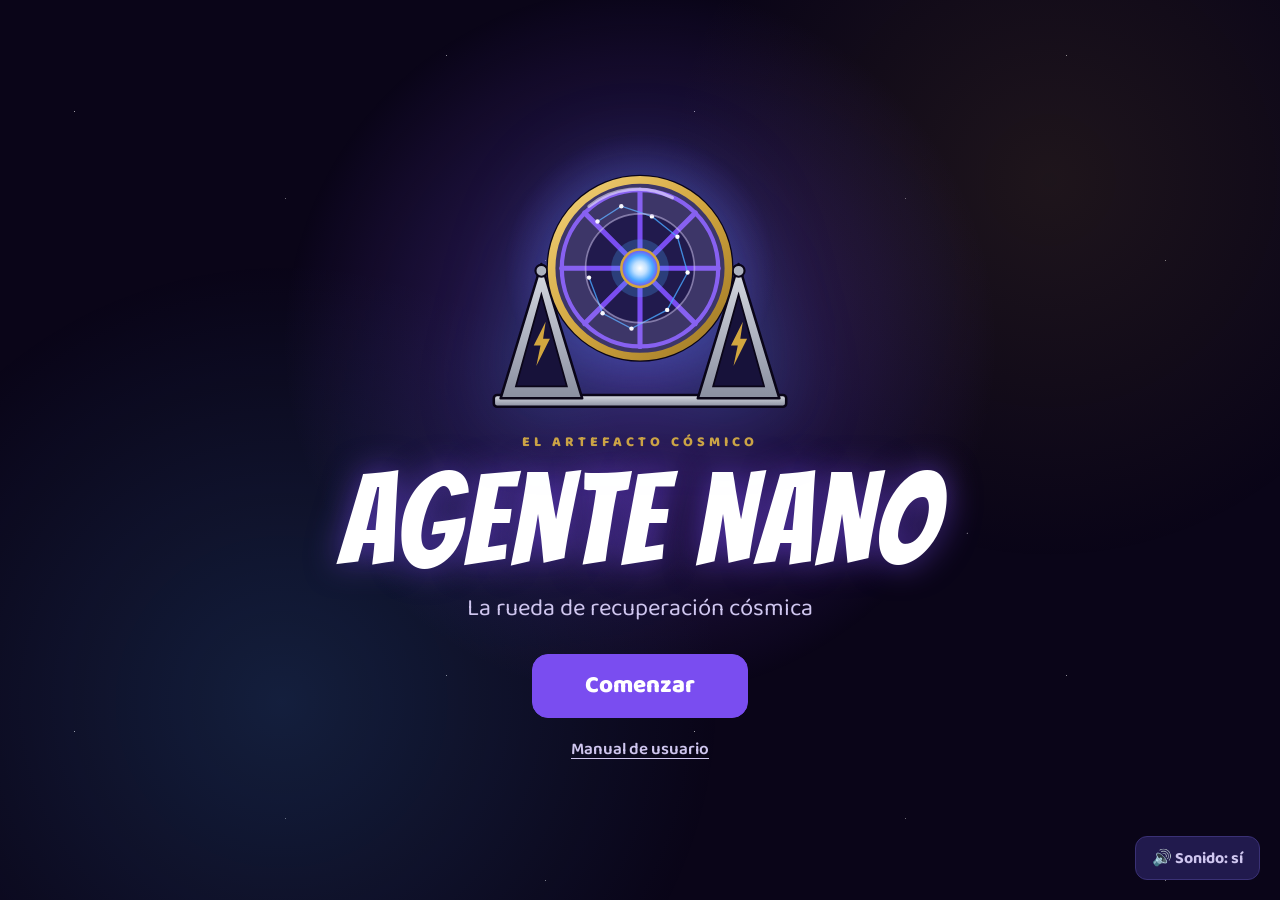
<file: index.html>
<!doctype html>
<html lang="es">
<head>
<meta charset="utf-8">
<meta name="viewport" content="width=device-width, initial-scale=1">
<title>Agente Nano · Programa interactivo</title>
<link rel="preconnect" href="https://fonts.googleapis.com">
<link rel="preconnect" href="https://fonts.gstatic.com" crossorigin>
<link rel="stylesheet" href="https://fonts.googleapis.com/css2?family=Bangers&family=Baloo+2:wght@400;600;700;800&family=Patrick+Hand&display=swap">
<link rel="stylesheet" href="css/estilo.css">
<meta name="theme-color" content="#0A0518">
<script type="importmap">
{
  "imports": {
    "three": "https://cdn.jsdelivr.net/npm/three@0.160.0/build/three.module.js",
    "three/addons/": "https://cdn.jsdelivr.net/npm/three@0.160.0/examples/jsm/"
  }
}
</script>
</head>
<body>

<!-- ============ S01 · INICIO ============ -->
<section class="screen" id="s-inicio" aria-label="Inicio">
  <div class="inicio">
    <svg class="inicio-rueda" viewBox="0 0 400 340" aria-hidden="true"><defs>
      <radialGradient id="ini-brillo"><stop offset="0" stop-color="#49A6FF" stop-opacity=".55"/><stop offset="1" stop-color="#7A4DF0" stop-opacity="0"/></radialGradient>
      <radialGradient id="ini-nucleo"><stop offset="0" stop-color="#fff"/><stop offset=".35" stop-color="#bfe0ff"/><stop offset=".7" stop-color="#49A6FF"/><stop offset="1" stop-color="#7A4DF0"/></radialGradient>
      <linearGradient id="ini-metal" x1="0" y1="0" x2="0" y2="1"><stop offset="0" stop-color="#d9dce4"/><stop offset="1" stop-color="#8a8fa0"/></linearGradient>
      <linearGradient id="ini-oro" x1="0" y1="0" x2="1" y2="1"><stop offset="0" stop-color="#f3d27a"/><stop offset=".5" stop-color="#D2A63F"/><stop offset="1" stop-color="#9c7624"/></linearGradient>
    </defs>
    <circle cx="200" cy="165" r="160" fill="url(#ini-brillo)"/>
    <rect x="28" y="314" width="344" height="14" rx="4" fill="url(#ini-metal)" stroke="#0A0518" stroke-width="3"/>
    <g>
        <path d="M84 160 L36 318 L132 318 Z" fill="url(#ini-metal)" stroke="#0A0518" stroke-width="3" stroke-linejoin="round"/>
        <path d="M84 196 L54 304 L114 304 Z" fill="#17123A" stroke="#0A0518" stroke-width="2"/>
        <path d="M89 228 L75 256 L83 256 L78 280 L94 248 L86 248 Z" fill="#D2A63F"/>
        <circle cx="84" cy="168" r="7" fill="#AEB3C0" stroke="#0A0518" stroke-width="2.5"/></g><g>
        <path d="M316 160 L268 318 L364 318 Z" fill="url(#ini-metal)" stroke="#0A0518" stroke-width="3" stroke-linejoin="round"/>
        <path d="M316 196 L286 304 L346 304 Z" fill="#17123A" stroke="#0A0518" stroke-width="2"/>
        <path d="M321 228 L307 256 L315 256 L310 280 L326 248 L318 248 Z" fill="#D2A63F"/>
        <circle cx="316" cy="168" r="7" fill="#AEB3C0" stroke="#0A0518" stroke-width="2.5"/></g>
    <circle cx="200" cy="165" r="108" fill="#211A4D" stroke="#0A0518" stroke-width="4"/>
    <g class="giro">
      <g stroke="#7A4DF0" stroke-width="6" stroke-linecap="round"><line x1="222.0" y1="165.0" x2="292.0" y2="165.0"/><line x1="215.6" y1="180.6" x2="265.1" y2="230.1"/><line x1="200.0" y1="187.0" x2="200.0" y2="257.0"/><line x1="184.4" y1="180.6" x2="134.9" y2="230.1"/><line x1="178.0" y1="165.0" x2="108.0" y2="165.0"/><line x1="184.4" y1="149.4" x2="134.9" y2="99.9"/><line x1="200.0" y1="143.0" x2="200.0" y2="73.0"/><line x1="215.6" y1="149.4" x2="265.1" y2="99.9"/></g>
      <circle cx="200" cy="165" r="92" fill="none" stroke="#7A4DF0" stroke-width="5"/>
      <g fill="none" stroke="#49A6FF" stroke-width="1.6" stroke-opacity=".8"><polyline points="150,110 178,92 214,104 244,128 256,170 232,214 190,236 156,218 140,176"/></g>
      <g fill="#fff"><circle cx="150" cy="110" r="2.6"/><circle cx="178" cy="92" r="2.6"/><circle cx="214" cy="104" r="2.6"/><circle cx="244" cy="128" r="2.6"/><circle cx="256" cy="170" r="2.6"/><circle cx="232" cy="214" r="2.6"/><circle cx="190" cy="236" r="2.6"/><circle cx="156" cy="218" r="2.6"/><circle cx="140" cy="176" r="2.6"/></g>
    </g>
    <path d="M200 61 A104 104 0 1 1 199.9 61 Z M200 101 A64 64 0 1 0 200.1 101 Z" fill="#CFC6EF" fill-opacity=".16" fill-rule="evenodd"/>
    <circle cx="200" cy="165" r="104" fill="none" stroke="url(#ini-oro)" stroke-width="9"/>
    <circle cx="200" cy="165" r="64" fill="none" stroke="#CFC6EF" stroke-opacity=".5" stroke-width="2"/>
    <circle cx="200" cy="165" r="34" fill="#49A6FF" fill-opacity=".25"/>
    <circle cx="200" cy="165" r="22" fill="url(#ini-nucleo)" stroke="#D2A63F" stroke-width="3"/>
    <path d="M140 92 A90 90 0 0 1 238 82" fill="none" stroke="#fff" stroke-opacity=".5" stroke-width="4" stroke-linecap="round"/></svg>
    <span class="inicio-eyebrow">EL ARTEFACTO CÓSMICO</span>
    <h1 class="inicio-titulo">AGENTE NANO</h1>
    <p class="inicio-sub">La rueda de recuperación cósmica</p>
    <a class="btn primary grande" href="#/elegir">Comenzar</a>
    <a class="enlace" href="manual.html">Manual de usuario</a>
  </div>
  <button class="btn sonido" type="button" data-sonido>🔊 Sonido: sí</button>
</section>

<!-- ============ S02 · ELEGIR ============ -->
<section class="screen" id="s-elegir" aria-label="Qué quieres explorar">
  <header class="topbar">
    <a class="btn" href="#/inicio">← Volver</a>
    <span class="titulo">Agente <span>Nano</span></span>
    <a class="btn icono" href="manual.html" aria-label="Manual de usuario" title="Manual de usuario">?</a>
    <button class="btn icono" type="button" data-sonido data-icono aria-label="Sonido" title="Sonido">🔊</button>
  </header>
  <main class="elegir">
    <h2>¿Qué quieres explorar?</h2>
    <div class="elegir-grid">
      <a class="tarjeta-grande" href="#/artefacto/general">
        <div class="tarjeta-img">
          <svg viewBox="0 0 400 340" aria-hidden="true"><defs>
      <radialGradient id="ele-brillo"><stop offset="0" stop-color="#49A6FF" stop-opacity=".55"/><stop offset="1" stop-color="#7A4DF0" stop-opacity="0"/></radialGradient>
      <radialGradient id="ele-nucleo"><stop offset="0" stop-color="#fff"/><stop offset=".35" stop-color="#bfe0ff"/><stop offset=".7" stop-color="#49A6FF"/><stop offset="1" stop-color="#7A4DF0"/></radialGradient>
      <linearGradient id="ele-metal" x1="0" y1="0" x2="0" y2="1"><stop offset="0" stop-color="#d9dce4"/><stop offset="1" stop-color="#8a8fa0"/></linearGradient>
      <linearGradient id="ele-oro" x1="0" y1="0" x2="1" y2="1"><stop offset="0" stop-color="#f3d27a"/><stop offset=".5" stop-color="#D2A63F"/><stop offset="1" stop-color="#9c7624"/></linearGradient>
    </defs>
    <circle cx="200" cy="165" r="160" fill="url(#ele-brillo)"/>
    <rect x="28" y="314" width="344" height="14" rx="4" fill="url(#ele-metal)" stroke="#0A0518" stroke-width="3"/>
    <g>
        <path d="M84 160 L36 318 L132 318 Z" fill="url(#ele-metal)" stroke="#0A0518" stroke-width="3" stroke-linejoin="round"/>
        <path d="M84 196 L54 304 L114 304 Z" fill="#17123A" stroke="#0A0518" stroke-width="2"/>
        <path d="M89 228 L75 256 L83 256 L78 280 L94 248 L86 248 Z" fill="#D2A63F"/>
        <circle cx="84" cy="168" r="7" fill="#AEB3C0" stroke="#0A0518" stroke-width="2.5"/></g><g>
        <path d="M316 160 L268 318 L364 318 Z" fill="url(#ele-metal)" stroke="#0A0518" stroke-width="3" stroke-linejoin="round"/>
        <path d="M316 196 L286 304 L346 304 Z" fill="#17123A" stroke="#0A0518" stroke-width="2"/>
        <path d="M321 228 L307 256 L315 256 L310 280 L326 248 L318 248 Z" fill="#D2A63F"/>
        <circle cx="316" cy="168" r="7" fill="#AEB3C0" stroke="#0A0518" stroke-width="2.5"/></g>
    <circle cx="200" cy="165" r="108" fill="#211A4D" stroke="#0A0518" stroke-width="4"/>
    <g>
      <g stroke="#7A4DF0" stroke-width="6" stroke-linecap="round"><line x1="222.0" y1="165.0" x2="292.0" y2="165.0"/><line x1="215.6" y1="180.6" x2="265.1" y2="230.1"/><line x1="200.0" y1="187.0" x2="200.0" y2="257.0"/><line x1="184.4" y1="180.6" x2="134.9" y2="230.1"/><line x1="178.0" y1="165.0" x2="108.0" y2="165.0"/><line x1="184.4" y1="149.4" x2="134.9" y2="99.9"/><line x1="200.0" y1="143.0" x2="200.0" y2="73.0"/><line x1="215.6" y1="149.4" x2="265.1" y2="99.9"/></g>
      <circle cx="200" cy="165" r="92" fill="none" stroke="#7A4DF0" stroke-width="5"/>
      <g fill="none" stroke="#49A6FF" stroke-width="1.6" stroke-opacity=".8"><polyline points="150,110 178,92 214,104 244,128 256,170 232,214 190,236 156,218 140,176"/></g>
      <g fill="#fff"><circle cx="150" cy="110" r="2.6"/><circle cx="178" cy="92" r="2.6"/><circle cx="214" cy="104" r="2.6"/><circle cx="244" cy="128" r="2.6"/><circle cx="256" cy="170" r="2.6"/><circle cx="232" cy="214" r="2.6"/><circle cx="190" cy="236" r="2.6"/><circle cx="156" cy="218" r="2.6"/><circle cx="140" cy="176" r="2.6"/></g>
    </g>
    <path d="M200 61 A104 104 0 1 1 199.9 61 Z M200 101 A64 64 0 1 0 200.1 101 Z" fill="#CFC6EF" fill-opacity=".16" fill-rule="evenodd"/>
    <circle cx="200" cy="165" r="104" fill="none" stroke="url(#ele-oro)" stroke-width="9"/>
    <circle cx="200" cy="165" r="64" fill="none" stroke="#CFC6EF" stroke-opacity=".5" stroke-width="2"/>
    <circle cx="200" cy="165" r="34" fill="#49A6FF" fill-opacity=".25"/>
    <circle cx="200" cy="165" r="22" fill="url(#ele-nucleo)" stroke="#D2A63F" stroke-width="3"/>
    <path d="M140 92 A90 90 0 0 1 238 82" fill="none" stroke="#fff" stroke-opacity=".5" stroke-width="4" stroke-linecap="round"/></svg>
        </div>
        <span class="tarjeta-titulo">Artefacto de Nano</span>
        <span class="tarjeta-desc">Usa los poderes de Nano para explorar su rueda y descubre los gráficos escondidos en los personajes de la historia.</span>
        <span class="tarjeta-ir">Explorar →</span>
      </a>
      <a class="tarjeta-grande" href="#/juego">
        <div class="tarjeta-img">
          <svg viewBox="0 0 400 340" aria-hidden="true">
            <defs><radialGradient id="jg-n"><stop offset="0" stop-color="#fff"/><stop offset=".5" stop-color="#49A6FF"/><stop offset="1" stop-color="#7A4DF0"/></radialGradient></defs>
            <circle cx="200" cy="160" r="128" fill="#211A4D" stroke="#D2A63F" stroke-width="10"/>
            <circle cx="200" cy="160" r="112" fill="none" stroke="#6f6b93" stroke-width="16"/>
            <g stroke="#7A4DF0" stroke-width="7" stroke-linecap="round"><line x1="200" y1="62" x2="200" y2="258"/><line x1="102" y1="160" x2="298" y2="160"/><line x1="131" y1="91" x2="269" y2="229"/><line x1="269" y1="91" x2="131" y2="229"/></g>
            <circle cx="200" cy="160" r="22" fill="url(#jg-n)" stroke="#D2A63F" stroke-width="3"/>
            <g stroke="#CFC6EF" stroke-width="5" stroke-linecap="round" opacity=".7"><line x1="88" y1="236" x2="128" y2="236"/><line x1="70" y1="252" x2="122" y2="252"/></g>
            <g transform="translate(190 258) scale(1.15)" stroke="#0A0518" stroke-width="3">
              <ellipse cx="-12" cy="-2" rx="7" ry="4.5" fill="#e0b08f"/><ellipse cx="18" cy="-4" rx="7" ry="4.5" fill="#e0b08f"/>
              <ellipse cx="0" cy="-22" rx="34" ry="22" fill="#d99a5b"/>
              <ellipse cx="20" cy="-30" rx="6" ry="15" fill="#7A4DF0" transform="rotate(14 20 -30)"/>
              <ellipse cx="34" cy="-34" rx="17" ry="15" fill="#d99a5b"/>
              <ellipse cx="27" cy="-49" rx="6" ry="7" fill="#d99a5b"/>
              <circle cx="40" cy="-38" r="3.6" fill="#1a1030" stroke="none"/><circle cx="50" cy="-32" r="2.6" fill="#d4677a" stroke="none"/>
            </g>
            <path d="M300 60 L276 104 L292 104 L282 140 L316 92 L298 92 Z" fill="#D2A63F" stroke="#0A0518" stroke-width="3"/>
          </svg>
        </div>
        <span class="tarjeta-titulo">Recarga cósmica</span>
        <span class="tarjeta-desc">Minijuego: corre con Nano en su rueda lo más rápido que puedas para curarlo y recargar sus poderes.</span>
        <span class="tarjeta-ir">Jugar →</span>
      </a>
      <a class="tarjeta-grande" href="#/datos">
        <div class="tarjeta-img doble">
          <svg viewBox="0 0 190 190" aria-hidden="true">
            <rect x="6" y="6" width="178" height="178" rx="16" fill="#17123A" stroke="#2c2460" stroke-width="2"/>
            <path d="M28 160 L168 160" stroke="#3a3175" stroke-width="2"/>
            <rect x="36" y="104" width="22" height="56" rx="5" fill="#4DFF8F"/>
            <rect x="68" y="62" width="22" height="98" rx="5" fill="#49A6FF"/>
            <rect x="100" y="118" width="22" height="42" rx="5" fill="#D2A63F"/>
            <rect x="132" y="38" width="22" height="122" rx="5" fill="#7A4DF0"/>
          </svg>
          <svg viewBox="0 0 190 190" aria-hidden="true">
            <rect x="6" y="6" width="178" height="178" rx="16" fill="#17123A" stroke="#2c2460" stroke-width="2"/>
            <path d="M6 72 L184 54 M6 132 L184 144 M70 6 L60 184 M132 6 L142 184" fill="none" stroke="#2c2460" stroke-width="8"/>
            <path d="M24 24 L66 20 L60 70 L20 74 Z" fill="#FF3C5F" fill-opacity=".45"/>
            <path d="M138 140 L180 146 L180 180 L144 180 Z" fill="#FF3C5F" fill-opacity=".25"/>
            <path d="M95 52 C78 52 72 66 72 75 C72 94 95 118 95 118 C95 118 118 94 118 75 C118 66 112 52 95 52 Z" fill="#4DFF8F"/>
            <circle cx="95" cy="75" r="8" fill="#0A0518"/>
          </svg>
        </div>
        <span class="tarjeta-titulo">Gráficos y mapas</span>
        <span class="tarjeta-desc">Los 6 gráficos y 2 mapas del caso de Nano, en un menú sencillo.</span>
        <span class="tarjeta-ir">Ver todo →</span>
      </a>
    </div>
  </main>
</section>

<!-- ============ S03–S07 · ARTEFACTO ============ -->
<section class="screen" id="s-artefacto" aria-label="Artefacto de Nano">
  <header class="topbar">
    <a class="btn" href="#/elegir">← Volver</a>
    <span class="titulo">La rueda de <span>Nano</span></span>
    <a class="btn icono" href="manual.html" aria-label="Manual de usuario" title="Manual de usuario">?</a>
    <a class="btn" href="#/inicio">Inicio</a>
  </header>
  <main class="artefacto">
    <div class="visor" id="visor">
      <div class="visor-etiqueta" id="visor-etiqueta">La rueda de Nano</div>
      <div class="visor-cargando" id="visor-cargando">Cargando la rueda…</div>
      <div class="visor-tooltip" id="visor-tooltip" hidden></div>
      <div class="visor-etiquetas" id="visor-etiquetas" aria-hidden="true"></div>
      <div class="visor-pines" id="visor-pines"></div>
      <div class="globo" id="globo" hidden></div>
      <div class="golpe" id="golpe" aria-hidden="true"></div>
      <div class="visor-zoom" data-modo-solo="acercamiento">
        <button class="btn" type="button" id="zoom-mas" aria-label="Acercar">+</button>
        <button class="btn" type="button" id="zoom-menos" aria-label="Alejar">−</button>
      </div>
      <div class="visor-inset" data-modo-solo="acercamiento">
        <span>Dónde está olfateando Nano</span>
        <canvas id="mini-canvas" width="190" height="130"></canvas>
      </div>
      <div class="visor-inset" data-modo-solo="corte">
        <span>Dónde cae el golpe</span>
        <svg id="corte-indicador" viewBox="0 0 160 120" aria-hidden="true"></svg>
      </div>
      <div class="visor-pista" id="visor-pista">Arrastra para girar · rueda del mouse para acercar</div>
    </div>

    <aside class="panel">
      <h3>Poderes de Nano</h3>
      <nav class="opciones" aria-label="Modos de vista">
        <a class="btn opcion" data-modo="general" href="#/artefacto/general">
          <svg viewBox="0 0 26 26" aria-hidden="true"><ellipse cx="13" cy="13" rx="7" ry="11" fill="none" stroke="currentColor" stroke-width="2"/><path d="M13 13 L13 3 M13 13 L19 13 M13 13 L13 23" fill="none" stroke="currentColor" stroke-width="1.5"/></svg>
          La rueda de Nano</a>
        <a class="btn opcion" data-modo="transparencia" href="#/artefacto/transparencia">
          <svg viewBox="0 0 26 26" aria-hidden="true"><rect x="3" y="3" width="14" height="14" fill="none" stroke="currentColor" stroke-width="2"/><rect x="9" y="9" width="14" height="14" fill="none" stroke="currentColor" stroke-width="2" stroke-dasharray="3 2"/></svg>
          Mirada de luz</a>
        <a class="btn opcion" data-modo="acercamiento" href="#/artefacto/acercamiento">
          <svg viewBox="0 0 26 26" aria-hidden="true"><circle cx="11" cy="11" r="7.5" fill="none" stroke="currentColor" stroke-width="2"/><path d="M16.5 16.5 L23 23" fill="none" stroke="currentColor" stroke-width="2.5" stroke-linecap="round"/></svg>
          Súper olfato</a>
        <a class="btn opcion" data-modo="corte" href="#/artefacto/corte">
          <svg viewBox="0 0 26 26" aria-hidden="true"><path d="M13 3 A10 10 0 0 1 13 23 Z" fill="currentColor" fill-opacity="0.3"/><circle cx="13" cy="13" r="10" fill="none" stroke="currentColor" stroke-width="2"/><path d="M13 1 L13 25" fill="none" stroke="currentColor" stroke-width="2" stroke-dasharray="3 2"/></svg>
          Superfuerza</a>
        <a class="btn opcion" data-modo="despiece" href="#/artefacto/despiece">
          <svg viewBox="0 0 26 26" aria-hidden="true"><rect x="2" y="7" width="5" height="12" fill="none" stroke="currentColor" stroke-width="2"/><rect x="10.5" y="4" width="5" height="18" fill="none" stroke="currentColor" stroke-width="2"/><rect x="19" y="7" width="5" height="12" fill="none" stroke="currentColor" stroke-width="2"/></svg>
          Hipervelocidad</a>
      </nav>
      <hr>

      <!-- Controles de cada modo -->
      <div class="controles" data-controles="general">
        <p class="rotulo">Mirar desde</p>
        <div class="fila3">
          <button class="btn" type="button" data-vista="frente">Frente</button>
          <button class="btn" type="button" data-vista="lado">Lado</button>
          <button class="btn" type="button" data-vista="arriba">Arriba</button>
        </div>
        <button class="btn ancho" type="button" data-vista="inicial">↺ Mirarla de lejos</button>
        <p class="ayuda">Toca una pieza de la rueda para acercarte a ella.</p>
        <a class="btn primary ancho boton-juego" href="#/juego">⚡ Jugar Recarga cósmica</a>
        <hr>
        <p class="rotulo">Historia escondida</p>
        <p class="ayuda">Cada personaje alrededor de la rueda guarda un gráfico o un mapa. Pasa el cursor por encima y tócalo.</p>
        <div class="descubiertos" id="descubiertos" aria-live="polite"></div>
        <label class="check"><input type="checkbox" id="ver-historia" checked> Mostrar personajes</label>
      </div>

      <div class="controles" data-controles="transparencia">
        <label class="rotulo" for="rango-transp">Intensidad de la luz</label>
        <input id="rango-transp" type="range" min="0" max="100" value="65">
        <div class="seg">
          <button class="btn" type="button" data-transp="65">Media luz</button>
          <button class="btn" type="button" data-transp="95">Luz total</button>
        </div>
        <label class="check"><input type="checkbox" id="resaltar" checked> Iluminar el corazón de la rueda</label>
      </div>

      <div class="controles" data-controles="acercamiento">
        <label class="rotulo" for="pieza">¿Qué quieres olfatear?</label>
        <select id="pieza"></select>
        <p class="ayuda" id="pieza-desc"></p>
        <label class="rotulo" for="rango-zoom">Qué tan cerca</label>
        <input id="rango-zoom" type="range" min="1" max="5" step="0.1" value="3">
      </div>

      <div class="controles" data-controles="corte">
        <p class="rotulo">Dirección del golpe</p>
        <div class="seg">
          <button class="btn" type="button" data-corte="longitudinal" aria-pressed="true">De lado</button>
          <button class="btn" type="button" data-corte="transversal" aria-pressed="false">De frente</button>
        </div>
        <label class="rotulo" for="rango-corte">Dónde golpear</label>
        <input id="rango-corte" type="range" min="0" max="100" value="50">
        <label class="check"><input type="checkbox" id="rayado" checked> Mostrar las marcas del golpe</label>
      </div>

      <div class="controles" data-controles="despiece">
        <div class="seg">
          <button class="btn" type="button" data-despiece="explotado" aria-pressed="true">Volando</button>
          <button class="btn" type="button" data-despiece="despiece" aria-pressed="false">En fila</button>
        </div>
        <label class="rotulo" for="rango-sep">Qué tan lejos vuelan</label>
        <input id="rango-sep" type="range" min="0" max="100" value="100">
        <div class="fila2">
          <button class="btn" type="button" id="btn-armar">Armar</button>
          <button class="btn" type="button" id="btn-explotar">¡A volar!</button>
        </div>
      </div>
    </aside>
  </main>
</section>

<!-- ============ S08 · GRÁFICOS Y MAPAS ============ -->
<section class="screen" id="s-datos" aria-label="Gráficos y mapas">
  <header class="topbar">
    <a class="btn" href="#/elegir">← Volver</a>
    <span class="titulo">Gráficos y mapas</span>
    <a class="btn icono" href="manual.html" aria-label="Manual de usuario" title="Manual de usuario">?</a>
    <a class="btn" href="#/inicio">Inicio</a>
  </header>
  <main class="datos">
    <div class="datos-col">
      <h2>Gráficos</h2>
      <div class="datos-grid" id="grid-graficos"></div>
    </div>
    <div class="datos-col mapas">
      <h2>Mapas</h2>
      <div class="datos-grid una" id="grid-mapas"></div>
    </div>
    <p class="ayuda ancho-total">Toca una tarjeta para abrir el gráfico o el mapa.</p>
  </main>
</section>

<!-- ============ S09–S10 · VER UN GRÁFICO O MAPA ============ -->
<section class="screen" id="s-ver" aria-label="Ver gráfico o mapa">
  <header class="topbar">
    <a class="btn" href="#/datos">← Volver</a>
    <span class="titulo">Gráficos y mapas</span>
    <a class="btn icono" href="manual.html" aria-label="Manual de usuario" title="Manual de usuario">?</a>
    <a class="btn" href="#/inicio">Inicio</a>
  </header>
  <main class="ver">
    <aside class="lista">
      <h3 id="lista-titulo">Gráficos</h3>
      <nav id="lista-items" aria-label="Lista"></nav>
      <hr>
      <a class="btn ancho" id="lista-cambiar" href="#/datos">Ver mapas →</a>
    </aside>
    <div class="ver-principal">
      <h2 id="ver-titulo"></h2>
      <p class="ayuda" id="ver-sub"></p>
      <iframe id="ver-frame" title="Gráfico o mapa" loading="lazy"></iframe>
    </div>
  </main>
</section>

<!-- ============ S06 · MINIJUEGO ============ -->
<section class="screen" id="s-juego" aria-label="Minijuego Recarga cósmica">
  <header class="topbar">
    <a class="btn" href="#/elegir">← Volver</a>
    <span class="titulo">Recarga <span>cósmica</span></span>
    <a class="btn icono" href="manual.html#juego" aria-label="Manual de usuario" title="Manual de usuario">?</a>
    <a class="btn" href="#/inicio">Inicio</a>
  </header>
  <main class="juego">
    <div class="escenario" id="juego">
      <canvas class="juego-lienzo" tabindex="-1" aria-label="Nano corriendo en su rueda"></canvas>

      <div class="hud">
        <div class="hud-caja">
          <span class="hud-rot">Salud</span>
          <div class="barra salud"><i id="j-salud"></i></div>
        </div>
        <div class="hud-caja hud-poderes" aria-label="Poderes">
          <span class="poder" title="Súper olfato"><i>👃</i><span>Olfato</span></span>
          <span class="poder" title="Hipervelocidad"><i>⚡</i><span>Velocidad</span></span>
          <span class="poder" title="Superfuerza"><i>💪</i><span>Fuerza</span></span>
          <b id="j-pct">0%</b>
        </div>
        <div class="hud-caja hud-tiempo">
          <span class="hud-rot">Amanecer en</span>
          <b id="j-tiempo">0:35</b>
          <div class="barra noche"><i id="j-noche"></i></div>
        </div>
      </div>

      <div class="velocimetro">
        <span class="hud-rot">Velocidad</span>
        <div class="vel-pista">
          <i id="j-vel"></i>
          <span class="zona" style="left:50%"><em>Zona de carga</em></span>
          <span class="zona rapido" style="left:70%"><em>¡Tornillos!</em></span>
        </div>
      </div>

      <div class="juego-aviso" id="j-aviso" aria-live="assertive"></div>

      <div class="juego-capa" id="j-intro">
        <div class="tarjeta-juego">
          <span class="sobre">MINIJUEGO</span>
          <h2>Recarga cósmica</h2>
          <p>Nano volvió herido del parque. Corre con él en su rueda: solo cuando va <b>muy rápido</b> la energía cósmica lo cura y le devuelve los poderes. ¡Hazlo antes del amanecer!</p>
          <div class="como">
            <div class="como-pc"><span class="como-t">💻 En computador</span>
              <span><kbd>←</kbd> <kbd>→</kbd> muy rápido para correr</span>
              <span><kbd>Espacio</kbd> para saltar los tornillos</span></div>
            <div class="como-movil"><span class="como-t">📱 En celular</span>
              <span>Toca <b>Correr</b> muy rápido</span>
              <span>Toca <b>¡Saltar!</b> cuando venga un tornillo</span></div>
          </div>
          <p class="record" id="j-record"></p>
          <button class="btn primary grande" type="button" id="j-empezar">¡A correr!</button>
        </div>
      </div>
      <div class="juego-capa" id="j-fin" hidden><div class="tarjeta-juego"></div></div>
    </div>

    <div class="juego-controles">
      <button class="pad correr" type="button" id="j-correr"><span>🐾 Correr</span><small>← → · A D</small></button>
      <button class="pad saltar" type="button" id="j-saltar"><span>⤴ ¡Saltar!</span><small>Espacio</small></button>
    </div>
  </main>
</section>

<!-- ============ Ventana que se despliega desde un personaje ============ -->
<div class="emergente" id="emergente" hidden>
  <div class="emergente-caja" id="emergente-caja" role="dialog" aria-modal="true" aria-labelledby="emergente-titulo">
    <header>
      <div class="emergente-texto">
        <span class="emergente-tipo" id="emergente-tipo"></span>
        <h2 id="emergente-titulo"></h2>
      </div>
      <a class="btn" id="emergente-ir" href="#/datos">Ver en Gráficos y mapas</a>
      <button class="btn" type="button" id="emergente-cerrar">✕ Cerrar</button>
    </header>
    <iframe id="emergente-frame" title="Gráfico o mapa"></iframe>
  </div>
</div>

<script type="module" src="js/app.js"></script>
</body>
</html>
</file>
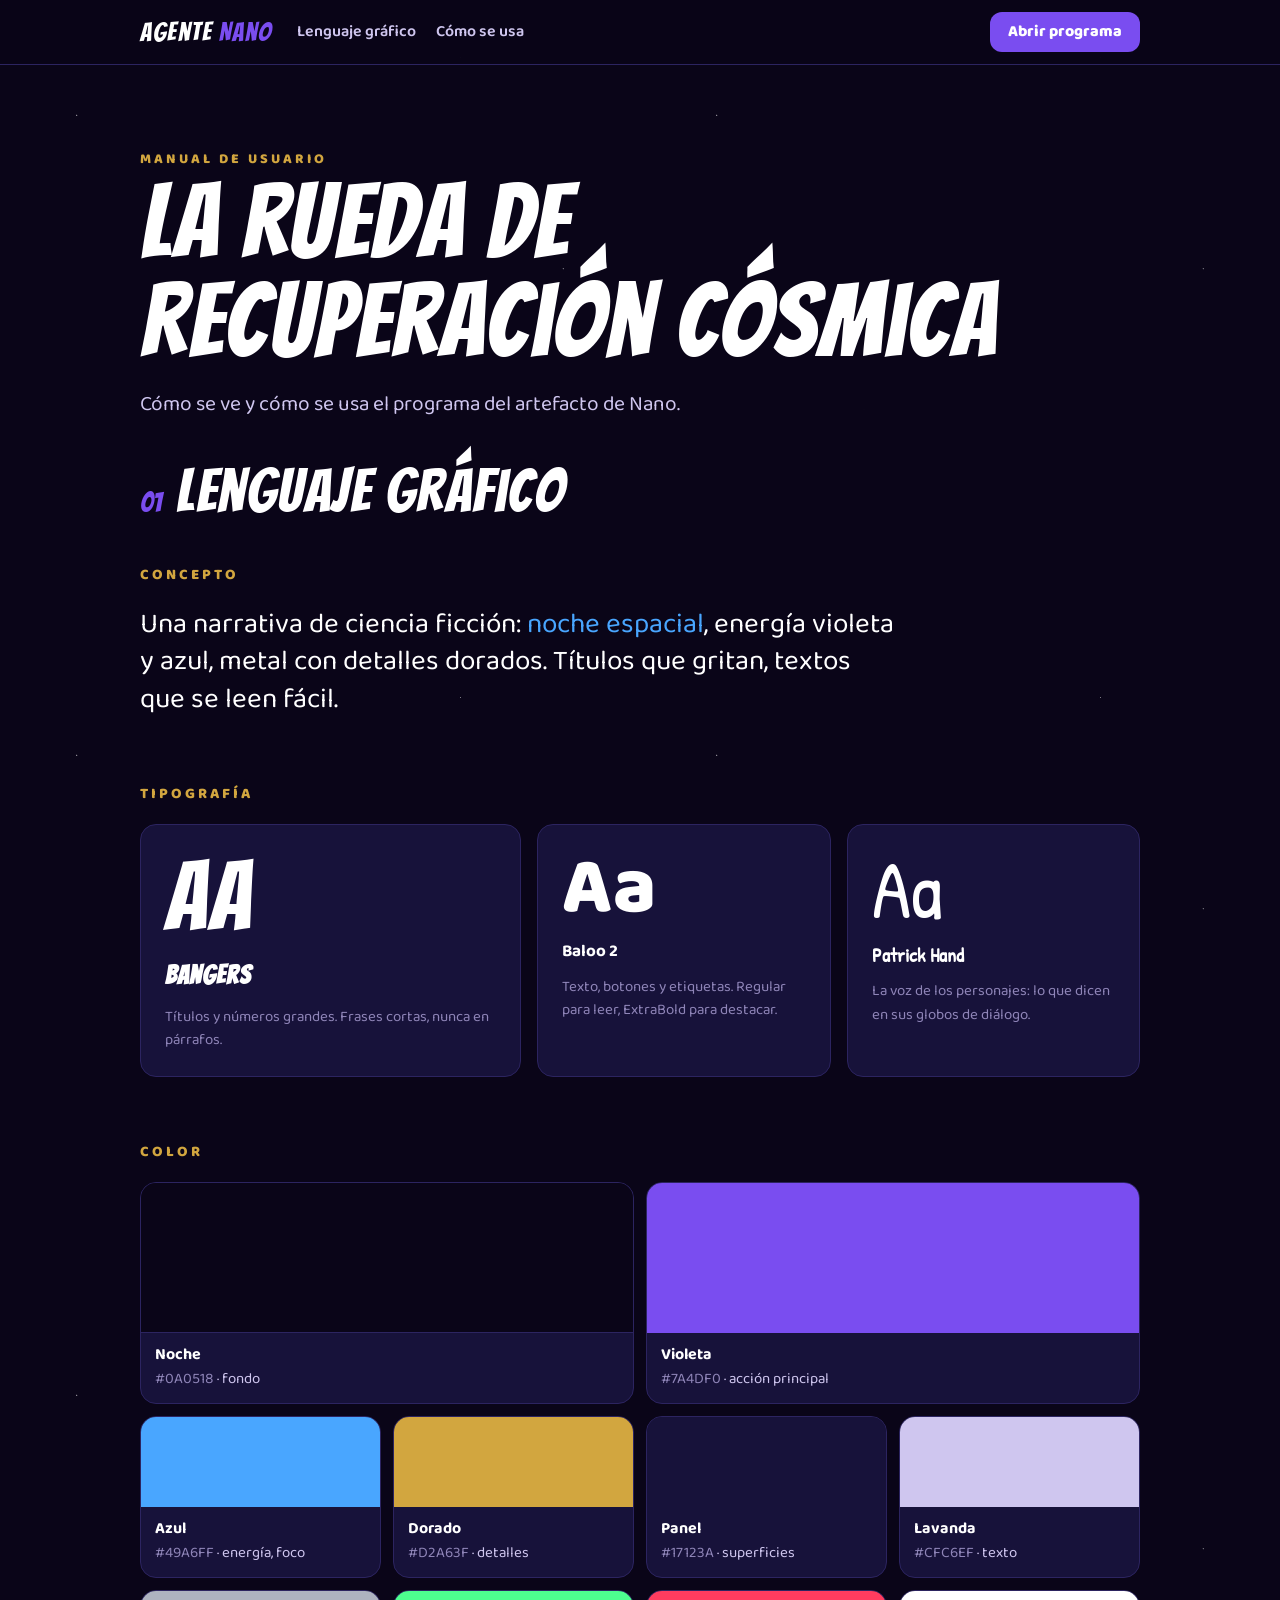
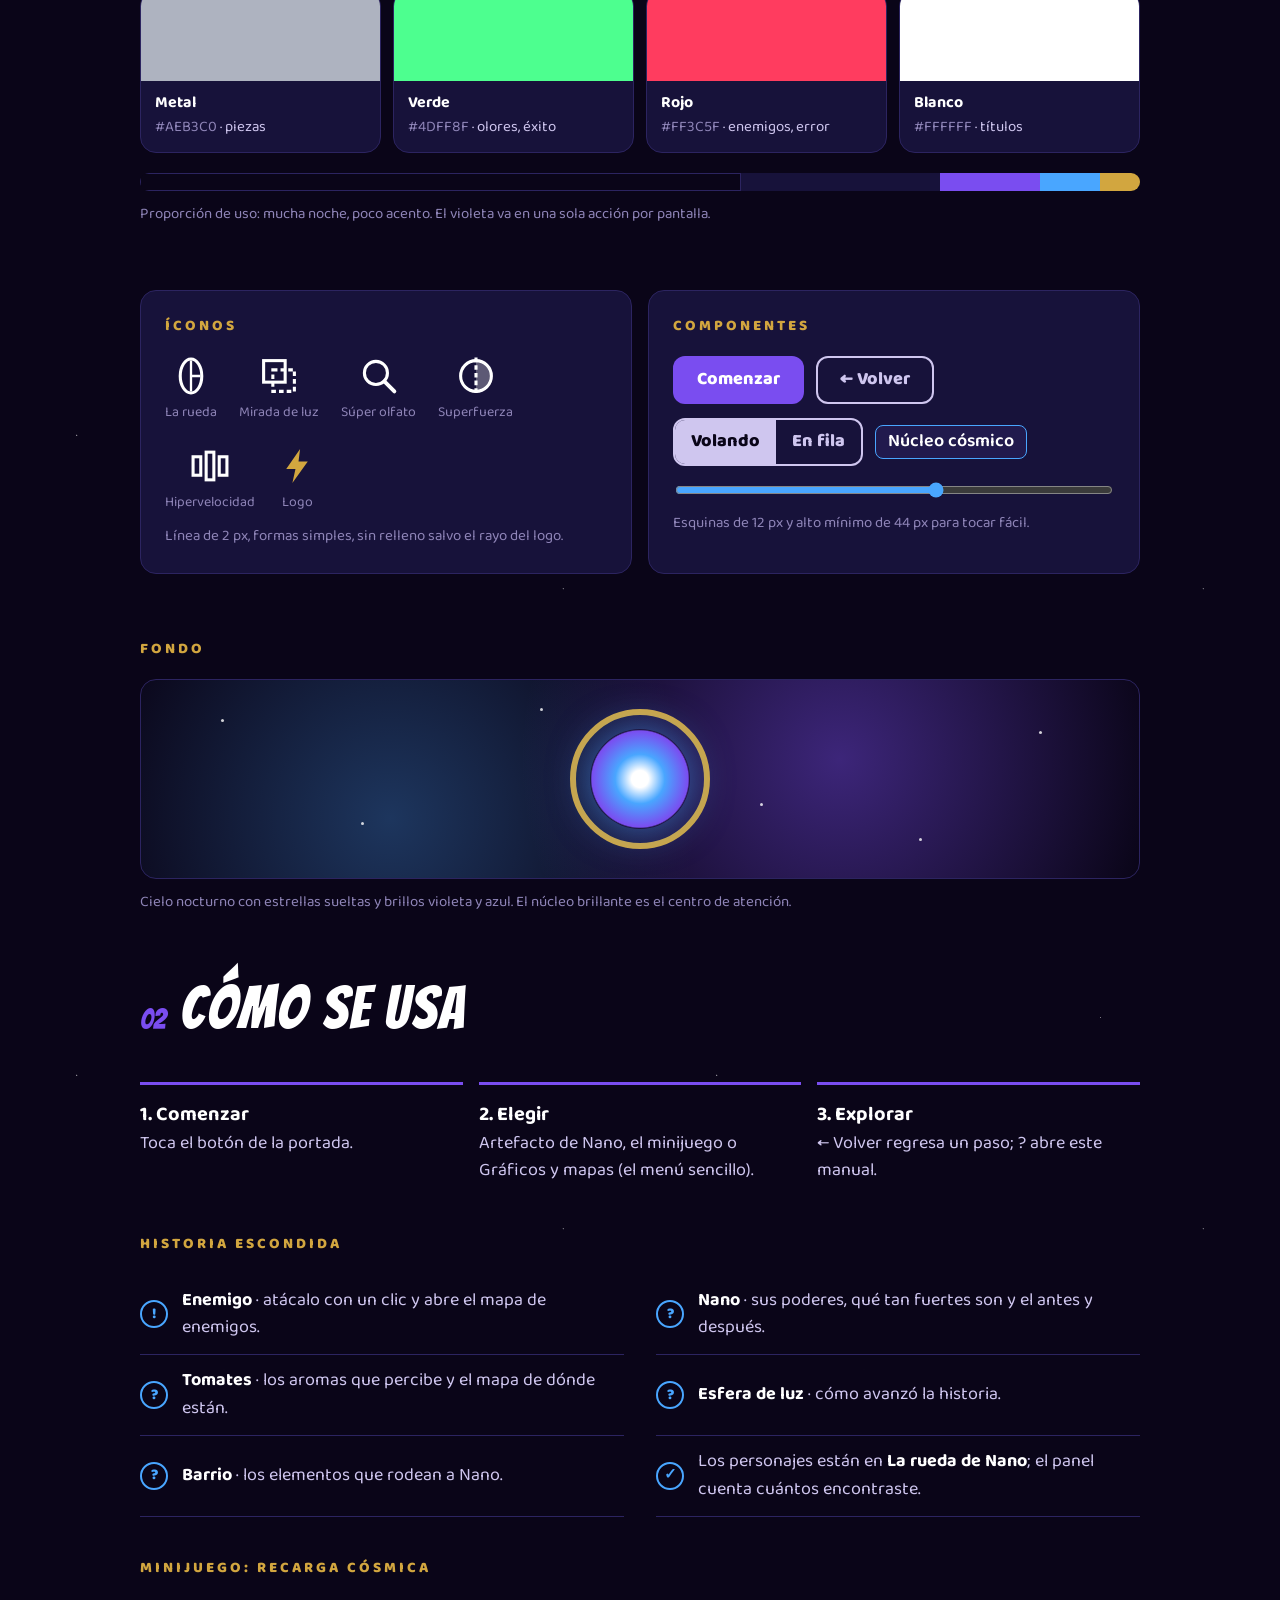
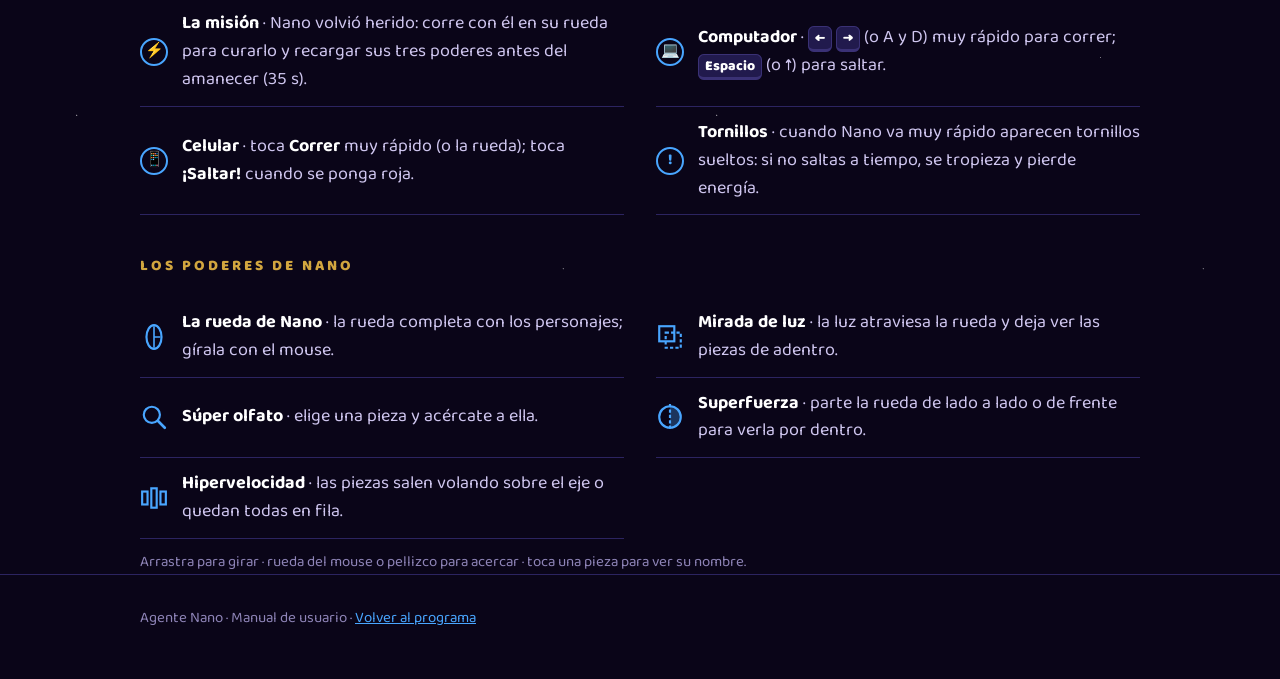
<file: manual.html>
<!doctype html>
<html lang="es">
<head>
<meta charset="utf-8">
<meta name="viewport" content="width=device-width, initial-scale=1">
<title>Agente Nano · Manual de usuario</title>
<link rel="preconnect" href="https://fonts.googleapis.com">
<link rel="preconnect" href="https://fonts.gstatic.com" crossorigin>
<link rel="stylesheet" href="https://fonts.googleapis.com/css2?family=Bangers&family=Baloo+2:wght@400;600;800&family=Patrick+Hand&display=swap">
<style>
  /* ===== Lenguaje gráfico de Agente Nano ===== */
  :root {
    --noche: #0A0518;  --panel: #17123A;  --panel-2: #211A4D;  --linea: #2c2460;
    --lavanda: #CFC6EF; --tenue: #8F85B8; --blanco: #FFFFFF;
    --violeta: #7A4DF0; --azul: #49A6FF; --dorado: #D2A63F;
    --verde: #4DFF8F;  --rojo: #FF3C5F;  --metal: #AEB3C0;
    --titulos: 'Bangers', 'Impact', sans-serif;
    --texto: 'Baloo 2', 'Trebuchet MS', sans-serif;
    --mano: 'Patrick Hand', 'Comic Neue', cursive;
    --radio: 16px;
  }
  * { box-sizing: border-box; }
  html { scroll-behavior: smooth; }
  body {
    margin: 0; background: var(--noche); color: var(--lavanda);
    font-family: var(--texto); font-size: 18px; line-height: 1.55;
    background-image:
      radial-gradient(1.5px 1.5px at 12% 18%, #fff8 50%, transparent 51%),
      radial-gradient(1px 1px at 72% 9%, #fff7 50%, transparent 51%),
      radial-gradient(1.5px 1.5px at 88% 42%, #fff6 50%, transparent 51%),
      radial-gradient(1px 1px at 35% 64%, #fff6 50%, transparent 51%),
      radial-gradient(1px 1px at 5% 92%, #fff6 50%, transparent 51%);
    background-size: 640px 640px;
  }
  a { color: var(--azul); }
  a:focus-visible { outline: 3px solid var(--azul); outline-offset: 3px; }
  h1, h2 { font-family: var(--titulos); font-weight: 400; letter-spacing: 1.5px; color: var(--blanco); margin: 0; }
  h1 { font-size: clamp(56px, 10vw, 104px); line-height: .95; }
  h2 { font-size: clamp(38px, 6vw, 60px); line-height: 1; }
  h3 { font-weight: 800; font-size: 15px; letter-spacing: 3px; text-transform: uppercase; color: var(--dorado); margin: 0 0 18px; }
  p { margin: 0; }
  .env { max-width: 1040px; margin: 0 auto; padding: 0 20px; }

  .barra { position: sticky; top: 0; z-index: 10; background: rgba(10,5,24,.85); backdrop-filter: blur(8px); border-bottom: 1px solid var(--linea); }
  .barra .env { display: flex; align-items: center; gap: 24px; min-height: 64px; flex-wrap: wrap; }
  .marca { font-family: var(--titulos); font-size: 26px; letter-spacing: 1.5px; color: var(--blanco); text-decoration: none; }
  .marca span { color: var(--violeta); }
  .barra nav { display: flex; gap: 20px; flex: 1; }
  .barra nav a { color: var(--lavanda); text-decoration: none; font-weight: 600; font-size: 16px; }
  .barra nav a:hover { color: var(--azul); }

  .btn { display: inline-flex; align-items: center; gap: 10px; min-height: 48px; padding: 0 22px; border-radius: 12px;
    font-family: var(--texto); font-weight: 800; font-size: 18px; text-decoration: none; border: 2px solid transparent; }
  .btn.principal { background: var(--violeta); color: var(--blanco); }
  .btn.principal:hover { box-shadow: 0 6px 24px rgba(122,77,240,.45); }
  .btn.secundario { color: var(--lavanda); border-color: var(--lavanda); }
  .barra .btn { min-height: 40px; font-size: 16px; padding: 0 16px; margin-left: auto; }

  .portada { padding: 80px 20px 40px; }
  .portada .sobre { font-weight: 800; font-size: 14px; letter-spacing: 3px; color: var(--dorado); }
  .portada p { max-width: 560px; font-size: 21px; margin-top: 18px; }

  section { padding: 56px 20px; }
  .titulo-sec { display: flex; align-items: baseline; gap: 14px; margin-bottom: 40px; }
  .titulo-sec .n { font-family: var(--titulos); font-size: 28px; color: var(--violeta); }
  .bloque { margin-bottom: 64px; }
  .nota { display: block; color: var(--tenue); font-size: 15px; margin-top: 12px; }

  /* concepto */
  .concepto { font-size: clamp(22px, 3vw, 28px); line-height: 1.35; color: var(--blanco); max-width: 760px; }
  .concepto em { font-style: normal; color: var(--azul); }

  /* tipografía */
  .tipos { display: grid; gap: 16px; grid-template-columns: 1.3fr 1fr 1fr; }
  .tipo { background: var(--panel); border: 1px solid var(--linea); border-radius: var(--radio); padding: 24px; display: flex; flex-direction: column; gap: 10px; }
  .tipo .aa { color: var(--blanco); line-height: 1; }
  .tipo b { color: var(--blanco); font-size: 17px; }
  .tipo small { color: var(--tenue); font-size: 15px; }

  /* color */
  .paleta { display: grid; gap: 12px; grid-template-columns: repeat(4, 1fr); }
  .muestra { border-radius: var(--radio); overflow: hidden; border: 1px solid var(--linea); background: var(--panel); }
  .muestra i { display: block; height: 90px; }
  .muestra div { padding: 10px 14px 12px; font-size: 15px; }
  .muestra b { display: block; color: var(--blanco); font-size: 16px; }
  .muestra code { font-family: var(--texto); color: var(--tenue); }
  .muestra.grande { grid-column: span 2; }
  .muestra.grande i { height: 150px; }
  .proporcion { display: flex; height: 18px; border-radius: 9px; overflow: hidden; margin-top: 20px; }

  /* íconos y componentes */
  .dos { display: grid; gap: 16px; grid-template-columns: 1fr 1fr; }
  .caja { background: var(--panel); border: 1px solid var(--linea); border-radius: var(--radio); padding: 24px; }
  .iconos { display: flex; gap: 22px; flex-wrap: wrap; }
  .iconos figure { margin: 0; text-align: center; font-size: 14px; color: var(--tenue); }
  .iconos svg { display: block; width: 40px; height: 40px; margin: 0 auto 6px; color: var(--blanco); }
  .demo { display: flex; gap: 12px; flex-wrap: wrap; align-items: center; }
  .demo + .demo { margin-top: 14px; }
  .seg { display: inline-flex; border: 2px solid var(--lavanda); border-radius: 12px; overflow: hidden; font-weight: 800; }
  .seg span { padding: 8px 16px; }
  .seg .on { background: var(--lavanda); color: var(--noche); }
  .etq { padding: 2px 12px; border-radius: 8px; background: var(--panel-2); border: 1.5px solid var(--azul); color: var(--blanco); font-weight: 600; }
  input[type=range] { accent-color: var(--azul); flex: 1; min-width: 140px; }

  /* fondo */
  .cielo { height: 200px; border-radius: var(--radio); position: relative; overflow: hidden; border: 1px solid var(--linea);
    background: radial-gradient(circle at 70% 40%, rgba(122,77,240,.45), transparent 45%),
                radial-gradient(circle at 25% 70%, rgba(73,166,255,.3), transparent 40%), var(--noche); }
  .cielo .aro { position: absolute; left: 50%; top: 50%; width: 140px; height: 140px; transform: translate(-50%,-50%); border-radius: 50%; border: 6px solid var(--dorado); }
  .cielo .nucleo { position: absolute; left: 50%; top: 50%; width: 100px; height: 100px; transform: translate(-50%,-50%); border-radius: 50%;
    background: radial-gradient(circle, #fff 0 12%, var(--azul) 35%, var(--violeta) 68%, transparent 70%); box-shadow: 0 0 40px rgba(73,166,255,.6); }
  .cielo i { position: absolute; width: 3px; height: 3px; border-radius: 50%; background: #fff; opacity: .8; }

  /* uso */
  .pasos { display: grid; gap: 16px; grid-template-columns: repeat(3, 1fr); margin-bottom: 48px; }
  .pasos div { border-top: 3px solid var(--violeta); padding-top: 14px; }
  .pasos b { display: block; color: var(--blanco); font-size: 20px; }
  .modos { list-style: none; padding: 0; margin: 0; display: grid; gap: 0 32px; grid-template-columns: 1fr 1fr; }
  .modos li { display: flex; gap: 14px; align-items: center; padding: 12px 0; border-bottom: 1px solid var(--linea); }
  .modos svg { width: 28px; height: 28px; flex: none; color: var(--azul); }
  .modos b { color: var(--blanco); }
  kbd { font-family: var(--texto); font-weight: 800; font-size: 14px; background: var(--panel-2); border: 1px solid #3a3175; border-bottom-width: 3px; border-radius: 6px; padding: 0 6px; color: var(--blanco); }
  .modos .pj { width: 28px; height: 28px; flex: none; border-radius: 50%; border: 2px solid var(--azul); color: var(--azul); display: flex; align-items: center; justify-content: center; font-weight: 800; font-size: 15px; }

  footer { padding: 32px 20px 48px; border-top: 1px solid var(--linea); color: var(--tenue); font-size: 15px; }

  @media (max-width: 800px) {
    .tipos, .pasos, .dos, .modos { grid-template-columns: 1fr; }
    .paleta { grid-template-columns: 1fr 1fr; }
    .barra nav { display: none; }
  }
</style>
</head>
<body>

<header class="barra">
  <div class="env">
    <a class="marca" href="index.html">Agente <span>Nano</span></a>
    <nav><a href="#lenguaje">Lenguaje gráfico</a><a href="#uso">Cómo se usa</a></nav>
    <a class="btn principal" href="index.html">Abrir programa</a>
  </div>
</header>

<main>
  <div class="portada env">
    <span class="sobre">MANUAL DE USUARIO</span>
    <h1>La rueda de<br>recuperación cósmica</h1>
    <p>Cómo se ve y cómo se usa el programa del artefacto de Nano.</p>
  </div>

  <!-- ===== 01 LENGUAJE GRÁFICO ===== -->
  <section id="lenguaje" class="env">
    <div class="titulo-sec"><span class="n">01</span><h2>Lenguaje gráfico</h2></div>

    <div class="bloque">
      <h3>Concepto</h3>
      <p class="concepto">Una narrativa de ciencia ficción: <em>noche espacial</em>, energía violeta y azul, metal con detalles dorados. Títulos que gritan, textos que se leen fácil.</p>
    </div>

    <div class="bloque">
      <h3>Tipografía</h3>
      <div class="tipos">
        <div class="tipo">
          <span class="aa" style="font-family:var(--titulos);font-size:96px;letter-spacing:2px">Aa</span>
          <b style="font-family:var(--titulos);font-size:26px;letter-spacing:1px">Bangers</b>
          <small>Títulos y números grandes. Frases cortas, nunca en párrafos.</small>
        </div>
        <div class="tipo">
          <span class="aa" style="font-family:var(--texto);font-weight:800;font-size:80px">Aa</span>
          <b>Baloo 2</b>
          <small>Texto, botones y etiquetas. Regular para leer, ExtraBold para destacar.</small>
        </div>
        <div class="tipo">
          <span class="aa" style="font-family:var(--mano);font-size:80px">Aa</span>
          <b style="font-family:var(--mano);font-size:20px">Patrick Hand</b>
          <small>La voz de los personajes: lo que dicen en sus globos de diálogo.</small>
        </div>
      </div>
    </div>

    <div class="bloque">
      <h3>Color</h3>
      <div class="paleta">
        <div class="muestra grande"><i style="background:var(--noche);border-bottom:1px solid var(--linea)"></i><div><b>Noche</b><code>#0A0518</code> · fondo</div></div>
        <div class="muestra grande"><i style="background:var(--violeta)"></i><div><b>Violeta</b><code>#7A4DF0</code> · acción principal</div></div>
        <div class="muestra"><i style="background:var(--azul)"></i><div><b>Azul</b><code>#49A6FF</code> · energía, foco</div></div>
        <div class="muestra"><i style="background:var(--dorado)"></i><div><b>Dorado</b><code>#D2A63F</code> · detalles</div></div>
        <div class="muestra"><i style="background:var(--panel)"></i><div><b>Panel</b><code>#17123A</code> · superficies</div></div>
        <div class="muestra"><i style="background:var(--lavanda)"></i><div><b>Lavanda</b><code>#CFC6EF</code> · texto</div></div>
        <div class="muestra"><i style="background:var(--metal)"></i><div><b>Metal</b><code>#AEB3C0</code> · piezas</div></div>
        <div class="muestra"><i style="background:var(--verde)"></i><div><b>Verde</b><code>#4DFF8F</code> · olores, éxito</div></div>
        <div class="muestra"><i style="background:var(--rojo)"></i><div><b>Rojo</b><code>#FF3C5F</code> · enemigos, error</div></div>
        <div class="muestra"><i style="background:var(--blanco)"></i><div><b>Blanco</b><code>#FFFFFF</code> · títulos</div></div>
      </div>
      <div class="proporcion" aria-hidden="true">
        <i style="flex:60;background:var(--noche);border:1px solid var(--linea)"></i><i style="flex:20;background:var(--panel)"></i><i style="flex:10;background:var(--violeta)"></i><i style="flex:6;background:var(--azul)"></i><i style="flex:4;background:var(--dorado)"></i>
      </div>
      <span class="nota">Proporción de uso: mucha noche, poco acento. El violeta va en una sola acción por pantalla.</span>
    </div>

    <div class="bloque dos">
      <div class="caja">
        <h3>Íconos</h3>
        <div class="iconos">
          <figure><svg viewBox="0 0 26 26"><ellipse cx="13" cy="13" rx="7" ry="11" fill="none" stroke="currentColor" stroke-width="2"/><path d="M13 3 V23 M13 13 H19" fill="none" stroke="currentColor" stroke-width="1.5"/></svg>La rueda</figure>
          <figure><svg viewBox="0 0 26 26"><rect x="3" y="3" width="14" height="14" fill="none" stroke="currentColor" stroke-width="2"/><rect x="9" y="9" width="14" height="14" fill="none" stroke="currentColor" stroke-width="2" stroke-dasharray="3 2"/></svg>Mirada de luz</figure>
          <figure><svg viewBox="0 0 26 26"><circle cx="11" cy="11" r="7.5" fill="none" stroke="currentColor" stroke-width="2"/><path d="M16.5 16.5 L23 23" stroke="currentColor" stroke-width="2.5" stroke-linecap="round"/></svg>Súper olfato</figure>
          <figure><svg viewBox="0 0 26 26"><path d="M13 3 A10 10 0 0 1 13 23 Z" fill="currentColor" fill-opacity=".3"/><circle cx="13" cy="13" r="10" fill="none" stroke="currentColor" stroke-width="2"/><path d="M13 1 V25" stroke="currentColor" stroke-width="2" stroke-dasharray="3 2"/></svg>Superfuerza</figure>
          <figure><svg viewBox="0 0 26 26"><rect x="2" y="7" width="5" height="12" fill="none" stroke="currentColor" stroke-width="2"/><rect x="10.5" y="4" width="5" height="18" fill="none" stroke="currentColor" stroke-width="2"/><rect x="19" y="7" width="5" height="12" fill="none" stroke="currentColor" stroke-width="2"/></svg>Hipervelocidad</figure>
          <figure><svg viewBox="0 0 26 26"><path d="M15 2 L6 15 H12 L10 24 L20 10 H14 Z" fill="#D2A63F"/></svg>Logo</figure>
        </div>
        <span class="nota">Línea de 2 px, formas simples, sin relleno salvo el rayo del logo.</span>
      </div>
      <div class="caja">
        <h3>Componentes</h3>
        <div class="demo"><span class="btn principal">Comenzar</span><span class="btn secundario">← Volver</span></div>
        <div class="demo"><span class="seg"><span class="on">Volando</span><span>En fila</span></span><span class="etq">Núcleo cósmico</span></div>
        <div class="demo"><input type="range" value="60" aria-label="Ejemplo de deslizador"></div>
        <span class="nota">Esquinas de 12 px y alto mínimo de 44 px para tocar fácil.</span>
      </div>
    </div>

    <div class="bloque">
      <h3>Fondo</h3>
      <div class="cielo" aria-hidden="true">
        <i style="left:8%;top:20%"></i><i style="left:22%;top:72%"></i><i style="left:40%;top:14%"></i><i style="left:78%;top:80%"></i><i style="left:90%;top:26%"></i><i style="left:62%;top:62%"></i>
        <span class="aro"></span><span class="nucleo"></span>
      </div>
      <span class="nota">Cielo nocturno con estrellas sueltas y brillos violeta y azul. El núcleo brillante es el centro de atención.</span>
    </div>
  </section>

  <!-- ===== 02 CÓMO SE USA ===== -->
  <section id="uso" class="env">
    <div class="titulo-sec"><span class="n">02</span><h2>Cómo se usa</h2></div>

    <div class="pasos">
      <div><b>1. Comenzar</b>Toca el botón de la portada.</div>
      <div><b>2. Elegir</b>Artefacto de Nano, el minijuego o Gráficos y mapas (el menú sencillo).</div>
      <div><b>3. Explorar</b>← Volver regresa un paso; ? abre este manual.</div>
    </div>

    <h3>Historia escondida</h3>
    <ul class="modos" style="margin-bottom:40px">
      <li><span class="pj">!</span><span><b>Enemigo</b> · atácalo con un clic y abre el mapa de enemigos.</span></li>
      <li><span class="pj">?</span><span><b>Nano</b> · sus poderes, qué tan fuertes son y el antes y después.</span></li>
      <li><span class="pj">?</span><span><b>Tomates</b> · los aromas que percibe y el mapa de dónde están.</span></li>
      <li><span class="pj">?</span><span><b>Esfera de luz</b> · cómo avanzó la historia.</span></li>
      <li><span class="pj">?</span><span><b>Barrio</b> · los elementos que rodean a Nano.</span></li>
      <li><span class="pj">✓</span><span>Los personajes están en <b>La rueda de Nano</b>; el panel cuenta cuántos encontraste.</span></li>
    </ul>

    <h3 id="juego">Minijuego: Recarga cósmica</h3>
    <ul class="modos" style="margin-bottom:40px">
      <li><span class="pj">⚡</span><span><b>La misión</b> · Nano volvió herido: corre con él en su rueda para curarlo y recargar sus tres poderes antes del amanecer (35 s).</span></li>
      <li><span class="pj">💻</span><span><b>Computador</b> · <kbd>←</kbd> <kbd>→</kbd> (o A y D) muy rápido para correr; <kbd>Espacio</kbd> (o ↑) para saltar.</span></li>
      <li><span class="pj">📱</span><span><b>Celular</b> · toca <b>Correr</b> muy rápido (o la rueda); toca <b>¡Saltar!</b> cuando se ponga roja.</span></li>
      <li><span class="pj">!</span><span><b>Tornillos</b> · cuando Nano va muy rápido aparecen tornillos sueltos: si no saltas a tiempo, se tropieza y pierde energía.</span></li>
    </ul>

    <h3>Los poderes de Nano</h3>
    <ul class="modos">
      <li><svg viewBox="0 0 26 26"><ellipse cx="13" cy="13" rx="7" ry="11" fill="none" stroke="currentColor" stroke-width="2"/><path d="M13 3 V23 M13 13 H19" fill="none" stroke="currentColor" stroke-width="1.5"/></svg><span><b>La rueda de Nano</b> · la rueda completa con los personajes; gírala con el mouse.</span></li>
      <li><svg viewBox="0 0 26 26"><rect x="3" y="3" width="14" height="14" fill="none" stroke="currentColor" stroke-width="2"/><rect x="9" y="9" width="14" height="14" fill="none" stroke="currentColor" stroke-width="2" stroke-dasharray="3 2"/></svg><span><b>Mirada de luz</b> · la luz atraviesa la rueda y deja ver las piezas de adentro.</span></li>
      <li><svg viewBox="0 0 26 26"><circle cx="11" cy="11" r="7.5" fill="none" stroke="currentColor" stroke-width="2"/><path d="M16.5 16.5 L23 23" stroke="currentColor" stroke-width="2.5" stroke-linecap="round"/></svg><span><b>Súper olfato</b> · elige una pieza y acércate a ella.</span></li>
      <li><svg viewBox="0 0 26 26"><path d="M13 3 A10 10 0 0 1 13 23 Z" fill="currentColor" fill-opacity=".3"/><circle cx="13" cy="13" r="10" fill="none" stroke="currentColor" stroke-width="2"/><path d="M13 1 V25" stroke="currentColor" stroke-width="2" stroke-dasharray="3 2"/></svg><span><b>Superfuerza</b> · parte la rueda de lado a lado o de frente para verla por dentro.</span></li>
      <li><svg viewBox="0 0 26 26"><rect x="2" y="7" width="5" height="12" fill="none" stroke="currentColor" stroke-width="2"/><rect x="10.5" y="4" width="5" height="18" fill="none" stroke="currentColor" stroke-width="2"/><rect x="19" y="7" width="5" height="12" fill="none" stroke="currentColor" stroke-width="2"/></svg><span><b>Hipervelocidad</b> · las piezas salen volando sobre el eje o quedan todas en fila.</span></li>
    </ul>
    <span class="nota">Arrastra para girar · rueda del mouse o pellizco para acercar · toca una pieza para ver su nombre.</span>
  </section>
</main>

<footer>
  <div class="env">Agente Nano · Manual de usuario · <a href="index.html">Volver al programa</a></div>
</footer>
</body>
</html>
</file>
<file: css/estilo.css>
/* =========================================================
   Agente Nano · estilo final
   Lenguaje gráfico: ver manual.html
   ========================================================= */
:root {
  --noche: #0A0518;
  --panel: #17123A;
  --panel-2: #211A4D;
  --linea: #2c2460;
  --linea-2: #3a3175;
  --lavanda: #CFC6EF;
  --tenue: #8F85B8;
  --blanco: #FFFFFF;
  --violeta: #7A4DF0;
  --violeta-claro: #9a76ff;
  --azul: #49A6FF;
  --dorado: #D2A63F;
  --verde: #4DFF8F;
  --rojo: #FF3C5F;
  --metal: #AEB3C0;
  --titulos: 'Bangers', 'Impact', sans-serif;
  --texto: 'Baloo 2', 'Trebuchet MS', sans-serif;
  --mano: 'Patrick Hand', 'Comic Neue', cursive;
  --radio: 16px;
  --radio-sm: 12px;
}
* { box-sizing: border-box; }
html, body { margin: 0; height: 100%; }
body {
  font-family: var(--texto);
  color: var(--lavanda);
  background: var(--noche);
  font-size: 17px;
  line-height: 1.4;
  -webkit-font-smoothing: antialiased;
}
/* cielo de estrellas compartido */
body::before {
  content: ""; position: fixed; inset: 0; z-index: -1; pointer-events: none;
  background-image:
    radial-gradient(1.5px 1.5px at 12% 18%, #fff9 50%, transparent 51%),
    radial-gradient(1px 1px at 72% 9%, #fff8 50%, transparent 51%),
    radial-gradient(1.5px 1.5px at 88% 42%, #fff7 50%, transparent 51%),
    radial-gradient(1px 1px at 35% 64%, #fff7 50%, transparent 51%),
    radial-gradient(1.5px 1.5px at 56% 86%, #fff6 50%, transparent 51%),
    radial-gradient(1px 1px at 5% 92%, #fff7 50%, transparent 51%),
    radial-gradient(1px 1px at 46% 32%, #fff6 50%, transparent 51%);
  background-size: 620px 620px;
}
button, select, input { font-family: inherit; font-size: inherit; color: inherit; }
h1, h2, h3 { margin: 0; color: var(--blanco); }
h1, h2 { font-family: var(--titulos); font-weight: 400; letter-spacing: 1.5px; }
h3 { font-weight: 800; }
hr { border: 0; height: 1px; background: var(--linea); margin: 16px 0; width: 100%; }
a { color: var(--azul); }
:focus-visible { outline: 3px solid var(--azul); outline-offset: 2px; }

/* ---------- pantallas ---------- */
.screen { display: none; min-height: 100vh; position: relative; }
.screen.activa { display: flex; flex-direction: column; animation: entrar .35s ease-out; }
@keyframes entrar { from { opacity: 0; transform: translateY(8px); } }

/* ---------- barra superior ---------- */
.topbar {
  flex: none; height: 68px; display: flex; align-items: center; gap: 12px; padding: 0 20px;
  background: rgba(10, 5, 24, .82); backdrop-filter: blur(10px); border-bottom: 1px solid var(--linea);
  position: sticky; top: 0; z-index: 20;
}
.topbar .titulo { flex: 1; font-family: var(--titulos); font-size: 30px; letter-spacing: 1.5px; color: var(--blanco); white-space: nowrap; overflow: hidden; text-overflow: ellipsis; }
.topbar .titulo span { color: var(--violeta-claro); }

/* ---------- botones ---------- */
.btn {
  display: inline-flex; align-items: center; justify-content: center; gap: 10px;
  min-height: 44px; padding: 0 16px; background: var(--panel-2); color: var(--lavanda);
  border: 1.5px solid var(--linea-2); border-radius: var(--radio-sm); font-size: 16px; font-weight: 700;
  text-decoration: none; cursor: pointer; user-select: none; transition: background .15s, border-color .15s, color .15s, transform .15s, box-shadow .15s;
}
.btn:hover { border-color: var(--azul); color: var(--blanco); }
.btn:active { transform: translateY(1px); }
.btn.primary { background: var(--violeta); border-color: var(--violeta); color: var(--blanco); }
.btn.primary:hover { background: var(--violeta-claro); box-shadow: 0 8px 28px rgba(122, 77, 240, .45); transform: translateY(-2px); }
.btn[aria-pressed="true"] { background: var(--lavanda); border-color: var(--lavanda); color: var(--noche); }
.btn.grande { min-height: 64px; padding: 0 52px; font-size: 24px; font-weight: 800; border-radius: 16px; }
.btn.ancho { width: 100%; }
.btn.icono { width: 44px; padding: 0; font-size: 18px; }
.seg { display: flex; padding: 4px; gap: 4px; background: var(--noche); border: 1px solid var(--linea-2); border-radius: 14px; }
.seg .btn { flex: 1; min-height: 40px; padding: 0 8px; background: transparent; border-color: transparent; }
.seg .btn[aria-pressed="true"] { background: var(--lavanda); color: var(--noche); }
.fila2, .fila3 { display: grid; gap: 8px; }
.fila2 { grid-template-columns: 1fr 1fr; }
.fila3 { grid-template-columns: repeat(3, minmax(0, 1fr)); }
.fila3 .btn { padding: 0 4px; }
.enlace { color: var(--lavanda); font-size: 17px; font-weight: 600; padding: 10px; text-underline-offset: 4px; }
.enlace:hover { color: var(--azul); }
.ayuda { color: var(--tenue); font-size: 15px; margin: 0; }
.rotulo { display: block; font-size: 13px; font-weight: 800; letter-spacing: 2px; text-transform: uppercase; color: var(--dorado); margin: 4px 0 8px; }
.check { display: flex; align-items: center; gap: 10px; min-height: 44px; font-size: 16px; cursor: pointer; }
.check input { width: 20px; height: 20px; margin: 0; accent-color: var(--violeta); }
input[type="range"] { width: 100%; accent-color: var(--azul); margin: 2px 0 14px; height: 28px; cursor: pointer; }
select {
  width: 100%; min-height: 46px; padding: 0 12px; background: var(--panel-2); color: var(--blanco);
  border: 1.5px solid var(--linea-2); border-radius: var(--radio-sm); margin-bottom: 8px; font-weight: 600;
}
select option { background: var(--panel); }

/* ---------- S01 inicio ---------- */
#s-inicio { align-items: center; justify-content: center; overflow: hidden; }
#s-inicio::before {
  content: ""; position: absolute; inset: 0; pointer-events: none;
  background:
    radial-gradient(circle at 50% 38%, rgba(122, 77, 240, .38), transparent 42%),
    radial-gradient(circle at 22% 78%, rgba(73, 166, 255, .16), transparent 36%),
    radial-gradient(circle at 82% 20%, rgba(210, 166, 63, .10), transparent 30%);
}
.inicio { position: relative; display: flex; flex-direction: column; align-items: center; text-align: center; gap: 10px; padding: 32px 16px; }
.inicio-rueda { width: min(340px, 72vw); height: auto; filter: drop-shadow(0 0 40px rgba(73, 166, 255, .25)); animation: flotar 6s ease-in-out infinite; }
@keyframes flotar { 50% { transform: translateY(-10px); } }
.inicio-rueda .giro { transform-origin: 200px 165px; animation: girar 18s linear infinite; }
@keyframes girar { to { transform: rotate(360deg); } }
.inicio-eyebrow { font-weight: 800; font-size: 14px; letter-spacing: 4px; color: var(--dorado); margin-top: 6px; }
.inicio-titulo { font-size: clamp(64px, 12vw, 128px); line-height: .9; letter-spacing: 3px; text-shadow: 0 0 32px rgba(122, 77, 240, .6); }
.inicio-sub { font-size: clamp(19px, 2.6vw, 24px); color: var(--lavanda); margin: 4px 0 18px; }
.sonido { position: absolute; right: 20px; bottom: 20px; }
@media (prefers-reduced-motion: reduce) { .inicio-rueda, .inicio-rueda .giro { animation: none; } }

/* ---------- S02 elegir ---------- */
.elegir { flex: 1; padding: 40px 24px 56px; display: flex; flex-direction: column; align-items: center; gap: 32px; }
.elegir h2 { font-size: clamp(40px, 6vw, 64px); text-align: center; }
.elegir-grid { display: grid; grid-template-columns: repeat(auto-fit, minmax(300px, 1fr)); gap: 28px; width: 100%; max-width: 1080px; }
.tarjeta-grande {
  display: flex; flex-direction: column; gap: 10px; padding: 18px 18px 24px; position: relative;
  background: var(--panel); border: 1px solid var(--linea); border-radius: 22px; color: var(--lavanda); text-decoration: none;
  transition: transform .2s, border-color .2s, box-shadow .2s;
}
.tarjeta-grande:hover { transform: translateY(-6px); border-color: var(--violeta); box-shadow: 0 0 0 1px var(--violeta), 0 18px 48px rgba(122, 77, 240, .3); }
.tarjeta-img {
  height: 290px; border-radius: 14px; display: flex; align-items: center; justify-content: center; gap: 20px; overflow: hidden;
  background: radial-gradient(circle at 50% 45%, rgba(122, 77, 240, .35), transparent 60%), var(--noche); border: 1px solid var(--linea);
}
.tarjeta-img svg { width: 270px; height: 270px; transition: transform .45s; }
.tarjeta-img.doble svg { width: 170px; height: 170px; }
.tarjeta-grande:hover .tarjeta-img svg { transform: scale(1.05) rotate(-2deg); }
.tarjeta-titulo { font-family: var(--titulos); font-size: 38px; letter-spacing: 1.5px; line-height: 1; color: var(--blanco); margin-top: 8px; }
.tarjeta-desc { font-size: 17px; color: var(--lavanda); }
.tarjeta-ir { margin-top: 6px; font-weight: 800; color: var(--azul); }

/* ---------- S03 artefacto ---------- */
.artefacto { flex: 1; display: flex; gap: 20px; padding: 20px; min-height: 0; flex-wrap: wrap; }
.visor {
  flex: 999 1 560px; min-height: 520px; position: relative; overflow: hidden;
  border: 1px solid var(--linea); border-radius: 20px; background: var(--noche);
  box-shadow: inset 0 0 80px rgba(122, 77, 240, .12);
}
.visor canvas.principal { position: absolute; inset: 0; width: 100%; height: 100%; display: block; touch-action: none; }
.visor-etiqueta {
  position: absolute; left: 16px; top: 16px; z-index: 3; padding: 6px 14px;
  background: rgba(23, 18, 58, .85); backdrop-filter: blur(6px); border: 1px solid var(--linea-2); border-radius: 999px;
  font-weight: 700; font-size: 15px; color: var(--blanco);
}
.visor-cargando { position: absolute; inset: 0; display: flex; align-items: center; justify-content: center; font-size: 20px; color: var(--tenue); }
.visor-tooltip {
  position: absolute; z-index: 5; pointer-events: none; padding: 8px 12px; max-width: 250px;
  background: rgba(10, 5, 24, .92); border: 1.5px solid var(--azul); border-radius: 12px; font-weight: 800; color: var(--blanco); font-size: 16px; line-height: 1.2;
  box-shadow: 0 0 22px rgba(73, 166, 255, .35);
}
.visor-tooltip small { display: block; font-weight: 400; color: var(--lavanda); font-size: 14px; margin-top: 2px; }
.visor-etiquetas { position: absolute; inset: 0; pointer-events: none; z-index: 2; }
.visor-etiquetas span {
  position: absolute; transform: translate(-50%, -100%); white-space: nowrap; padding: 2px 10px;
  background: rgba(23, 18, 58, .9); border: 1px solid var(--azul); border-radius: 8px; font-size: 14px; font-weight: 700; color: var(--blanco);
}
.visor-zoom { position: absolute; right: 16px; top: 16px; z-index: 3; display: flex; flex-direction: column; gap: 8px; }
.visor-zoom .btn { width: 46px; padding: 0; font-size: 24px; }
.visor-inset {
  position: absolute; left: 16px; bottom: 16px; z-index: 3; width: 214px; padding: 8px 12px 10px;
  background: rgba(23, 18, 58, .9); border: 1px solid var(--linea-2); border-radius: 14px; font-size: 13px; font-weight: 800; letter-spacing: 1px; color: var(--dorado);
}
.visor-inset canvas, .visor-inset svg { display: block; width: 190px; height: 130px; margin-top: 6px; border-radius: 8px; }
.visor-pista { position: absolute; right: 16px; bottom: 14px; z-index: 3; font-size: 14px; color: var(--tenue); background: rgba(10, 5, 24, .7); padding: 3px 10px; border-radius: 999px; }
[data-modo-solo] { display: none; }

.panel {
  flex: 1 1 260px; max-width: 100%; padding: 20px 18px; display: flex; flex-direction: column;
  background: var(--panel); border: 1px solid var(--linea); border-radius: 20px;
}
@media (min-width: 900px) { .panel { flex: 0 0 300px; } }
.panel h3 { font-family: var(--titulos); font-weight: 400; font-size: 30px; letter-spacing: 1.5px; margin-bottom: 14px; }
.opciones { display: flex; flex-direction: column; gap: 8px; }
.opcion { justify-content: flex-start; min-height: 54px; font-size: 18px; font-weight: 700; background: transparent; border-color: var(--linea); }
.opcion svg { width: 26px; height: 26px; flex: none; color: var(--azul); }
.opcion[aria-current="page"] { background: var(--violeta); border-color: var(--violeta); color: var(--blanco); box-shadow: 0 6px 24px rgba(122, 77, 240, .35); }
.opcion[aria-current="page"] svg { color: var(--blanco); }
.controles { display: none; flex-direction: column; gap: 6px; }
.controles.activa { display: flex; animation: entrar .25s ease-out; }
.controles .seg { margin-bottom: 12px; }

/* ---------- S04 datos ---------- */
.datos { flex: 1; padding: 32px 40px 48px; display: grid; grid-template-columns: minmax(0, 2.6fr) minmax(0, 1fr); gap: 32px; align-content: start; max-width: 1400px; width: 100%; margin: 0 auto; }
.datos h2 { font-size: 40px; margin-bottom: 14px; }
.datos-grid { display: grid; grid-template-columns: repeat(auto-fill, minmax(230px, 1fr)); gap: 16px; }
.datos-grid.una { grid-template-columns: 1fr; }
.ancho-total { grid-column: 1 / -1; font-size: 17px; }
.tarjeta-dato {
  display: flex; flex-direction: column; gap: 10px; padding: 14px; min-height: 200px;
  background: var(--panel); border: 1px solid var(--linea); border-radius: 18px; color: var(--lavanda); text-decoration: none;
  transition: transform .2s, border-color .2s, box-shadow .2s;
}
.tarjeta-dato:hover { transform: translateY(-4px); border-color: var(--azul); box-shadow: 0 12px 32px rgba(73, 166, 255, .2); }
.tarjeta-dato .tipo { font-size: 12px; font-weight: 800; letter-spacing: 2px; text-transform: uppercase; color: var(--dorado); }
.tarjeta-dato svg { width: 100%; height: 100px; background: var(--noche); border-radius: 10px; display: block; }
.tarjeta-dato .nombre { font-size: 18px; font-weight: 700; line-height: 1.2; color: var(--blanco); }
@media (max-width: 760px) { .datos { grid-template-columns: 1fr; padding: 24px 16px; } }

/* ---------- S05 ver ---------- */
.ver { flex: 1; display: flex; gap: 20px; padding: 20px; flex-wrap: wrap; min-height: 0; }
.lista { flex: 1 1 260px; max-width: 100%; padding: 18px 12px; background: var(--panel); border: 1px solid var(--linea); border-radius: 20px; display: flex; flex-direction: column; }
@media (min-width: 900px) { .lista { flex: 0 0 300px; } }
.lista h3 { font-family: var(--titulos); font-weight: 400; font-size: 30px; letter-spacing: 1.5px; margin: 0 8px 12px; }
.lista nav { display: flex; flex-direction: column; gap: 4px; }
.lista nav a {
  display: flex; align-items: center; min-height: 48px; padding: 6px 14px; border-radius: 12px;
  color: var(--lavanda); text-decoration: none; font-size: 16px; font-weight: 600; line-height: 1.2;
}
.lista nav a:hover { background: var(--panel-2); color: var(--blanco); }
.lista nav a[aria-current="page"] { background: var(--violeta); color: var(--blanco); }
.ver-principal { flex: 999 1 560px; display: flex; flex-direction: column; gap: 4px; padding: 18px 20px 20px; background: var(--panel); border: 1px solid var(--linea); border-radius: 20px; min-height: 580px; }
.ver-principal h2 { font-size: 40px; }
.ver-principal iframe { flex: 1; width: 100%; min-height: 520px; border: 1px solid var(--linea); border-radius: 14px; background: var(--noche); margin-top: 10px; }

/* ---------- historia escondida: pines, globos y ventana ---------- */
.visor-pines { position: absolute; inset: 0; pointer-events: none; z-index: 4; }
.pin {
  --c: var(--violeta);
  position: absolute; left: 0; top: 0; pointer-events: auto;
  display: flex; flex-direction: column; align-items: center; gap: 4px; padding: 0; border: 0; background: none; cursor: pointer; color: var(--blanco);
}
.pin[data-pj="rata"] { --c: var(--rojo); }
.pin[data-pj="tomate"] { --c: var(--verde); }
.pin[data-pj="luz"] { --c: var(--azul); }
.pin[data-pj="arbol"] { --c: var(--dorado); }
.pin .punto {
  position: relative; width: 32px; height: 32px; border-radius: 50%; background: var(--noche); border: 2.5px solid var(--c);
  display: flex; align-items: center; justify-content: center; font-family: var(--titulos); font-size: 20px; line-height: 1; color: var(--c);
  box-shadow: 0 0 16px color-mix(in srgb, var(--c) 60%, transparent); transition: transform .15s;
}
.pin .punto::after {
  content: ""; position: absolute; inset: -7px; border-radius: 50%; border: 2px solid var(--c); opacity: 0;
  animation: latido 2s ease-out infinite;
}
.pin .punto::before { content: ""; position: absolute; bottom: -10px; left: 50%; width: 2px; height: 8px; margin-left: -1px; background: var(--c); }
.pin .nombre { font-size: 13px; font-weight: 800; background: rgba(10, 5, 24, .8); padding: 1px 8px; border-radius: 999px; white-space: nowrap; margin-top: 4px; }
.pin.visto .punto { background: var(--c); color: var(--noche); }
.pin.visto .punto::after { animation: none; }
.pin:hover .punto, .pin:focus-visible .punto, .pin.activo .punto { transform: scale(1.18); }
@keyframes latido { 0% { transform: scale(.7); opacity: .9; } 100% { transform: scale(1.6); opacity: 0; } }

.globo {
  --c: var(--violeta);
  position: absolute; z-index: 6; width: 290px; padding: 14px 16px; pointer-events: none;
  background: var(--panel); border: 2px solid var(--c); border-radius: 18px; line-height: 1.25;
  box-shadow: 0 0 0 1px rgba(10,5,24,.5), 0 14px 40px rgba(0, 0, 0, .5), 0 0 30px color-mix(in srgb, var(--c) 30%, transparent);
  animation: aparecer .2s ease-out;
}
.globo[data-pj="rata"] { --c: var(--rojo); }
.globo[data-pj="tomate"] { --c: var(--verde); }
.globo[data-pj="luz"] { --c: var(--azul); }
.globo[data-pj="arbol"] { --c: var(--dorado); }
.globo::after {
  content: ""; position: absolute; left: var(--cola, 50%); bottom: -11px; width: 18px; height: 18px; background: var(--panel);
  border-right: 2px solid var(--c); border-bottom: 2px solid var(--c); transform: translateX(-50%) rotate(45deg);
}
.globo.abajo::after { bottom: auto; top: -11px; transform: translateX(-50%) rotate(225deg); }
.globo.fijo { pointer-events: auto; }
.globo b { display: block; font-family: var(--titulos); font-weight: 400; font-size: 25px; letter-spacing: 1px; color: var(--blanco); margin-bottom: 4px; padding-right: 28px; line-height: 1.05; }
.globo p { margin: 0 0 10px; font-family: var(--mano); color: var(--lavanda); font-size: 19px; line-height: 1.2; }
.globo .accion { display: block; font-size: 14px; font-weight: 800; color: var(--c); border-top: 1px solid var(--linea-2); padding-top: 8px; }
.globo .opciones-globo { display: flex; flex-direction: column; gap: 6px; }
.globo .opciones-globo .btn { justify-content: space-between; min-height: 42px; font-size: 15px; }
.globo .opciones-globo .btn:hover { border-color: var(--c); }
.globo .opciones-globo .btn .visto { font-size: 13px; color: var(--c); }
.globo .cerrar-globo { position: absolute; right: 8px; top: 8px; width: 30px; min-height: 30px; padding: 0; border-radius: 8px; font-size: 14px; }
@keyframes aparecer { from { opacity: 0; transform: translateY(6px) scale(.96); } }

.golpe {
  position: absolute; z-index: 7; pointer-events: none; font-family: var(--titulos); font-size: 46px; letter-spacing: 2px; color: var(--dorado);
  transform: translate(-50%, -50%); opacity: 0; white-space: nowrap;
  text-shadow: 3px 3px 0 var(--noche), -2px -2px 0 var(--noche), 2px -2px 0 var(--noche), -2px 2px 0 var(--noche), 0 0 24px rgba(210, 166, 63, .7);
}
.golpe.ver { animation: golpe .75s ease-out; }
@keyframes golpe {
  0% { opacity: 0; transform: translate(-50%, -50%) scale(.4) rotate(-12deg); }
  25% { opacity: 1; transform: translate(-50%, -80%) scale(1.25) rotate(-6deg); }
  100% { opacity: 0; transform: translate(-50%, -150%) scale(1) rotate(0); }
}

.descubiertos { display: flex; flex-direction: column; gap: 8px; margin: 8px 0 2px; font-size: 16px; font-weight: 700; color: var(--blanco); }
.descubiertos .cuadros { display: flex; gap: 6px; }
.descubiertos .cuadros i { width: 24px; height: 24px; border: 1.5px solid var(--linea-2); border-radius: 7px; background: var(--noche); transition: background .3s, box-shadow .3s; }
.descubiertos .cuadros i.si { background: var(--dorado); border-color: var(--dorado); box-shadow: 0 0 12px rgba(210, 166, 63, .6); }

.emergente {
  position: fixed; inset: 0; z-index: 50; background: rgba(5, 2, 14, .72); backdrop-filter: blur(4px);
  display: flex; align-items: center; justify-content: center; padding: 16px;
}
.emergente[hidden] { display: none; }
.emergente-caja {
  width: min(1140px, 100%); height: min(800px, 100%); display: flex; flex-direction: column; gap: 12px; padding: 16px 18px 18px;
  background: var(--panel); border: 1px solid var(--violeta); border-radius: 22px;
  box-shadow: 0 0 0 1px var(--violeta), 0 30px 80px rgba(0, 0, 0, .6), 0 0 60px rgba(122, 77, 240, .3);
  transform-origin: var(--ox, 50%) var(--oy, 50%);
}
.emergente.abriendo .emergente-caja { animation: desplegar .4s cubic-bezier(.2, .9, .3, 1.12); }
.emergente.abriendo { animation: velo .25s ease-out; }
@keyframes desplegar { from { transform: scale(.05); opacity: .2; } }
@keyframes velo { from { background: rgba(5, 2, 14, 0); } }
.emergente-caja header { display: flex; align-items: center; gap: 10px; flex-wrap: wrap; }
.emergente-texto { flex: 1; min-width: 200px; }
.emergente-tipo { font-size: 12px; font-weight: 800; letter-spacing: 2px; text-transform: uppercase; color: var(--dorado); }
.emergente-caja h2 { font-size: 36px; line-height: 1; }
.emergente-caja iframe { flex: 1; width: 100%; min-height: 0; border: 1px solid var(--linea); border-radius: 14px; background: var(--noche); }

@media (max-width: 600px) {
  .topbar { padding: 0 12px; gap: 8px; }
  .topbar .titulo { font-size: 24px; }
  .artefacto, .ver { padding: 12px; gap: 12px; }
  .visor { min-height: 440px; }
  .emergente { padding: 6px; }
  .emergente-caja h2 { font-size: 26px; }
  .globo { width: 240px; }
}
@media (max-width: 600px) {
  .pin .nombre { display: none; }
  .pin .punto { width: 28px; height: 28px; font-size: 17px; }
  .topbar .titulo { font-size: 22px; }
  .topbar .btn { padding: 0 12px; }
}

/* ---------- S06 minijuego Recarga cósmica ---------- */
.elegir-grid { max-width: 1240px; }
.boton-juego { margin-top: 10px; }
.juego { flex: 1; display: flex; flex-direction: column; gap: 14px; padding: 20px; min-height: 0; max-width: 1200px; width: 100%; margin: 0 auto; }
.escenario {
  position: relative; flex: 1; min-height: 520px; overflow: hidden;
  border: 1px solid var(--linea); border-radius: 22px; background: var(--noche);
  box-shadow: inset 0 0 80px rgba(122, 77, 240, .15);
}
.juego-lienzo { position: absolute; inset: 0; width: 100%; height: 100%; display: block; touch-action: none; outline: none; cursor: pointer; }
.hud { position: absolute; left: 14px; right: 14px; top: 14px; display: flex; gap: 10px; flex-wrap: wrap; pointer-events: none; z-index: 2; }
.hud-caja {
  display: flex; flex-direction: column; gap: 6px; padding: 10px 14px; min-width: 150px;
  background: rgba(23, 18, 58, .82); backdrop-filter: blur(6px); border: 1px solid var(--linea-2); border-radius: 14px;
}
.hud-rot { font-size: 11px; font-weight: 800; letter-spacing: 2px; text-transform: uppercase; color: var(--dorado); }
.barra { height: 12px; border-radius: 999px; background: var(--noche); border: 1px solid var(--linea-2); overflow: hidden; }
.barra i { display: block; height: 100%; width: 0; border-radius: 999px; transition: width .1s linear; }
.barra.salud { width: 170px; }
.barra.salud i { background: linear-gradient(90deg, #ff6b8a, var(--verde)); box-shadow: 0 0 10px rgba(77, 255, 143, .6); }
.hud-poderes { flex-direction: row; align-items: center; gap: 8px; }
.poder {
  --f: 0; position: relative; display: flex; flex-direction: column; align-items: center; gap: 2px; width: 62px; padding: 4px 0;
  border-radius: 10px; font-size: 11px; font-weight: 800; color: var(--tenue);
  background: linear-gradient(to top, rgba(73, 166, 255, .35) calc(var(--f) * 100%), transparent calc(var(--f) * 100%));
  border: 1px solid var(--linea-2);
}
.poder i { font-style: normal; font-size: 20px; filter: grayscale(1) opacity(.5); transition: filter .3s; }
.poder.on { color: var(--blanco); border-color: var(--azul); box-shadow: 0 0 14px rgba(73, 166, 255, .6); }
.poder.on i { filter: none; }
.hud-poderes b { font-family: var(--titulos); font-weight: 400; font-size: 28px; letter-spacing: 1px; color: var(--blanco); min-width: 58px; text-align: right; }
.hud-tiempo { margin-left: auto; align-items: flex-end; }
.hud-tiempo b { font-family: var(--titulos); font-weight: 400; font-size: 30px; line-height: 1; letter-spacing: 1px; color: var(--blanco); }
.hud-tiempo b.urgente { color: var(--rojo); animation: latir .5s ease-in-out infinite alternate; }
@keyframes latir { to { transform: scale(1.12); } }
.barra.noche { width: 130px; height: 6px; }
.barra.noche i { background: linear-gradient(90deg, var(--violeta), var(--dorado)); }

.velocimetro {
  position: absolute; left: 50%; bottom: 16px; transform: translateX(-50%); width: min(520px, calc(100% - 28px)); z-index: 2; pointer-events: none;
  padding: 10px 14px 12px; background: rgba(23, 18, 58, .82); backdrop-filter: blur(6px); border: 1px solid var(--linea-2); border-radius: 14px;
}
.vel-pista { position: relative; height: 16px; margin-top: 6px; border-radius: 999px; background: var(--noche); border: 1px solid var(--linea-2); }
.vel-pista > i { display: block; height: 100%; width: 0; border-radius: 999px; background: linear-gradient(90deg, var(--violeta), var(--azul)); transition: width .06s linear; }
.vel-pista > i.carga { background: linear-gradient(90deg, var(--violeta), var(--azul) 55%, var(--verde)); box-shadow: 0 0 14px rgba(77, 255, 143, .5); }
.vel-pista .zona { position: absolute; top: -4px; bottom: -4px; width: 2px; background: var(--verde); }
.vel-pista .zona.rapido { background: var(--rojo); }
.vel-pista .zona em { position: absolute; bottom: 100%; left: 50%; transform: translateX(-50%); margin-bottom: 2px; font-style: normal; font-size: 10px; font-weight: 800; letter-spacing: 1px; text-transform: uppercase; color: var(--verde); white-space: nowrap; }
.vel-pista .zona.rapido em { color: var(--rojo); bottom: auto; top: 100%; margin: 3px 0 0; }

.juego-aviso {
  position: absolute; left: 50%; top: 30%; z-index: 3; transform: translate(-50%, -50%); pointer-events: none; opacity: 0;
  font-family: var(--titulos); font-size: clamp(34px, 6vw, 64px); letter-spacing: 2px; color: var(--blanco); white-space: nowrap; text-align: center;
  text-shadow: 3px 3px 0 var(--noche), -2px -2px 0 var(--noche), 2px -2px 0 var(--noche), -2px 2px 0 var(--noche), 0 0 30px rgba(122, 77, 240, .8);
}
.juego-aviso.ver { animation: aviso 1s ease-out; }
.juego-aviso.bueno { color: var(--dorado); }
.juego-aviso.malo { color: var(--rojo); }
.juego-aviso.cuenta { font-size: clamp(70px, 12vw, 130px); top: 42%; }
@keyframes aviso {
  0% { opacity: 0; transform: translate(-50%, -50%) scale(.5); }
  20% { opacity: 1; transform: translate(-50%, -50%) scale(1.15); }
  70% { opacity: 1; transform: translate(-50%, -60%) scale(1); }
  100% { opacity: 0; transform: translate(-50%, -80%) scale(1); }
}

.juego-capa {
  position: absolute; inset: 0; z-index: 4; display: flex; align-items: center; justify-content: center; padding: 16px;
  background: rgba(5, 2, 14, .72); backdrop-filter: blur(5px); animation: entrar .3s ease-out;
}
.juego-capa[hidden] { display: none; }
.tarjeta-juego {
  width: min(560px, 100%); max-height: 100%; overflow: auto; padding: 26px 26px 24px; text-align: center;
  background: var(--panel); border: 1px solid var(--violeta); border-radius: 22px;
  box-shadow: 0 0 0 1px var(--violeta), 0 24px 60px rgba(0, 0, 0, .5), 0 0 50px rgba(122, 77, 240, .3);
}
.tarjeta-juego .sobre { font-size: 12px; font-weight: 800; letter-spacing: 3px; color: var(--dorado); }
.tarjeta-juego h2 { font-size: clamp(40px, 6vw, 56px); line-height: 1; margin: 6px 0 10px; }
.tarjeta-juego p { margin: 0 0 14px; }
.tarjeta-juego b { color: var(--blanco); }
.como { display: grid; grid-template-columns: 1fr 1fr; gap: 10px; margin: 6px 0 14px; text-align: left; }
.como > div { display: flex; flex-direction: column; gap: 6px; padding: 12px 14px; background: var(--noche); border: 1px solid var(--linea-2); border-radius: 14px; font-size: 15px; }
.como-t { font-weight: 800; color: var(--blanco); }
kbd { font-family: var(--texto); font-weight: 800; font-size: 13px; background: var(--panel-2); border: 1px solid var(--linea-2); border-bottom-width: 3px; border-radius: 6px; padding: 0 6px; color: var(--blanco); }
.record { color: var(--tenue); font-size: 15px; font-weight: 700; min-height: 1em; }
.record.nuevo { color: var(--dorado); font-size: 18px; }
.stats { display: flex; justify-content: center; gap: 10px; flex-wrap: wrap; margin-bottom: 12px; }
.stats span { padding: 6px 12px; border-radius: 999px; background: var(--noche); border: 1px solid var(--linea-2); font-size: 14px; }
.tarjeta-juego .acciones { display: flex; gap: 10px; justify-content: center; align-items: center; flex-wrap: wrap; }

.juego-controles { display: grid; grid-template-columns: 1.6fr 1fr; gap: 12px; }
.pad {
  display: flex; flex-direction: column; align-items: center; justify-content: center; gap: 2px; min-height: 84px; border-radius: 20px; cursor: pointer;
  font-family: var(--titulos); font-size: 30px; letter-spacing: 1.5px; color: var(--blanco); user-select: none; -webkit-user-select: none;
  touch-action: manipulation; -webkit-tap-highlight-color: transparent; transition: transform .06s, box-shadow .15s;
}
.pad small { font-family: var(--texto); font-size: 12px; font-weight: 800; letter-spacing: 1px; color: rgba(255, 255, 255, .7); }
.pad.correr { background: linear-gradient(180deg, var(--violeta-claro), var(--violeta)); border: 1px solid var(--violeta-claro); box-shadow: 0 6px 0 #4b2aa8, 0 10px 30px rgba(122, 77, 240, .35); }
.pad.saltar { background: var(--panel-2); border: 1.5px solid var(--linea-2); box-shadow: 0 6px 0 #120c30; }
.pad.pulso { animation: pulso .12s ease-out; }
@keyframes pulso { 50% { transform: translateY(4px); box-shadow: 0 2px 0 #4b2aa8; } }
.pad.saltar.alerta { border-color: var(--rojo); background: linear-gradient(180deg, #ff6b85, var(--rojo)); box-shadow: 0 6px 0 #a3203a, 0 0 30px rgba(255, 60, 95, .6); animation: alerta .4s ease-in-out infinite alternate; }
@keyframes alerta { to { transform: scale(1.04); } }
@media (hover: hover) { .pad { min-height: 64px; font-size: 24px; } }
@media (max-width: 700px) {
  .juego { padding: 10px; gap: 10px; }
  .escenario { min-height: 440px; }
  .hud { left: 8px; right: 8px; top: 8px; gap: 6px; }
  .hud-caja { padding: 6px 10px; min-width: 0; }
  .barra.salud { width: 110px; }
  .poder { width: 46px; }
  .poder span { display: none; }
  .hud-poderes b { font-size: 22px; min-width: 44px; }
  .hud-tiempo { margin-left: 0; }
  .hud-tiempo b { font-size: 24px; }
  .barra.noche { width: 90px; }
  .como { grid-template-columns: 1fr; }
  .pad small { display: none; }
}
@media (hover: none) { .como-pc { display: none; } .como { grid-template-columns: 1fr; } }
@media (hover: hover) and (pointer: fine) { .como-movil { display: none; } .como { grid-template-columns: 1fr; } }
@media (max-width: 700px) {
  .hud { display: grid; grid-template-columns: 1fr auto; }
  .hud-poderes { grid-column: 1 / -1; order: 3; justify-content: space-between; }
  .poder { flex: 1; width: auto; }
  .barra.salud { width: 100%; }
  .hud-tiempo { flex-direction: row; align-items: center; gap: 8px; }
  .hud-tiempo .barra.noche { display: none; }
  .hud-tiempo .hud-rot { display: none; }
  .hud-tiempo b::before { content: "🌅 "; font-size: 18px; }
}
</file>
